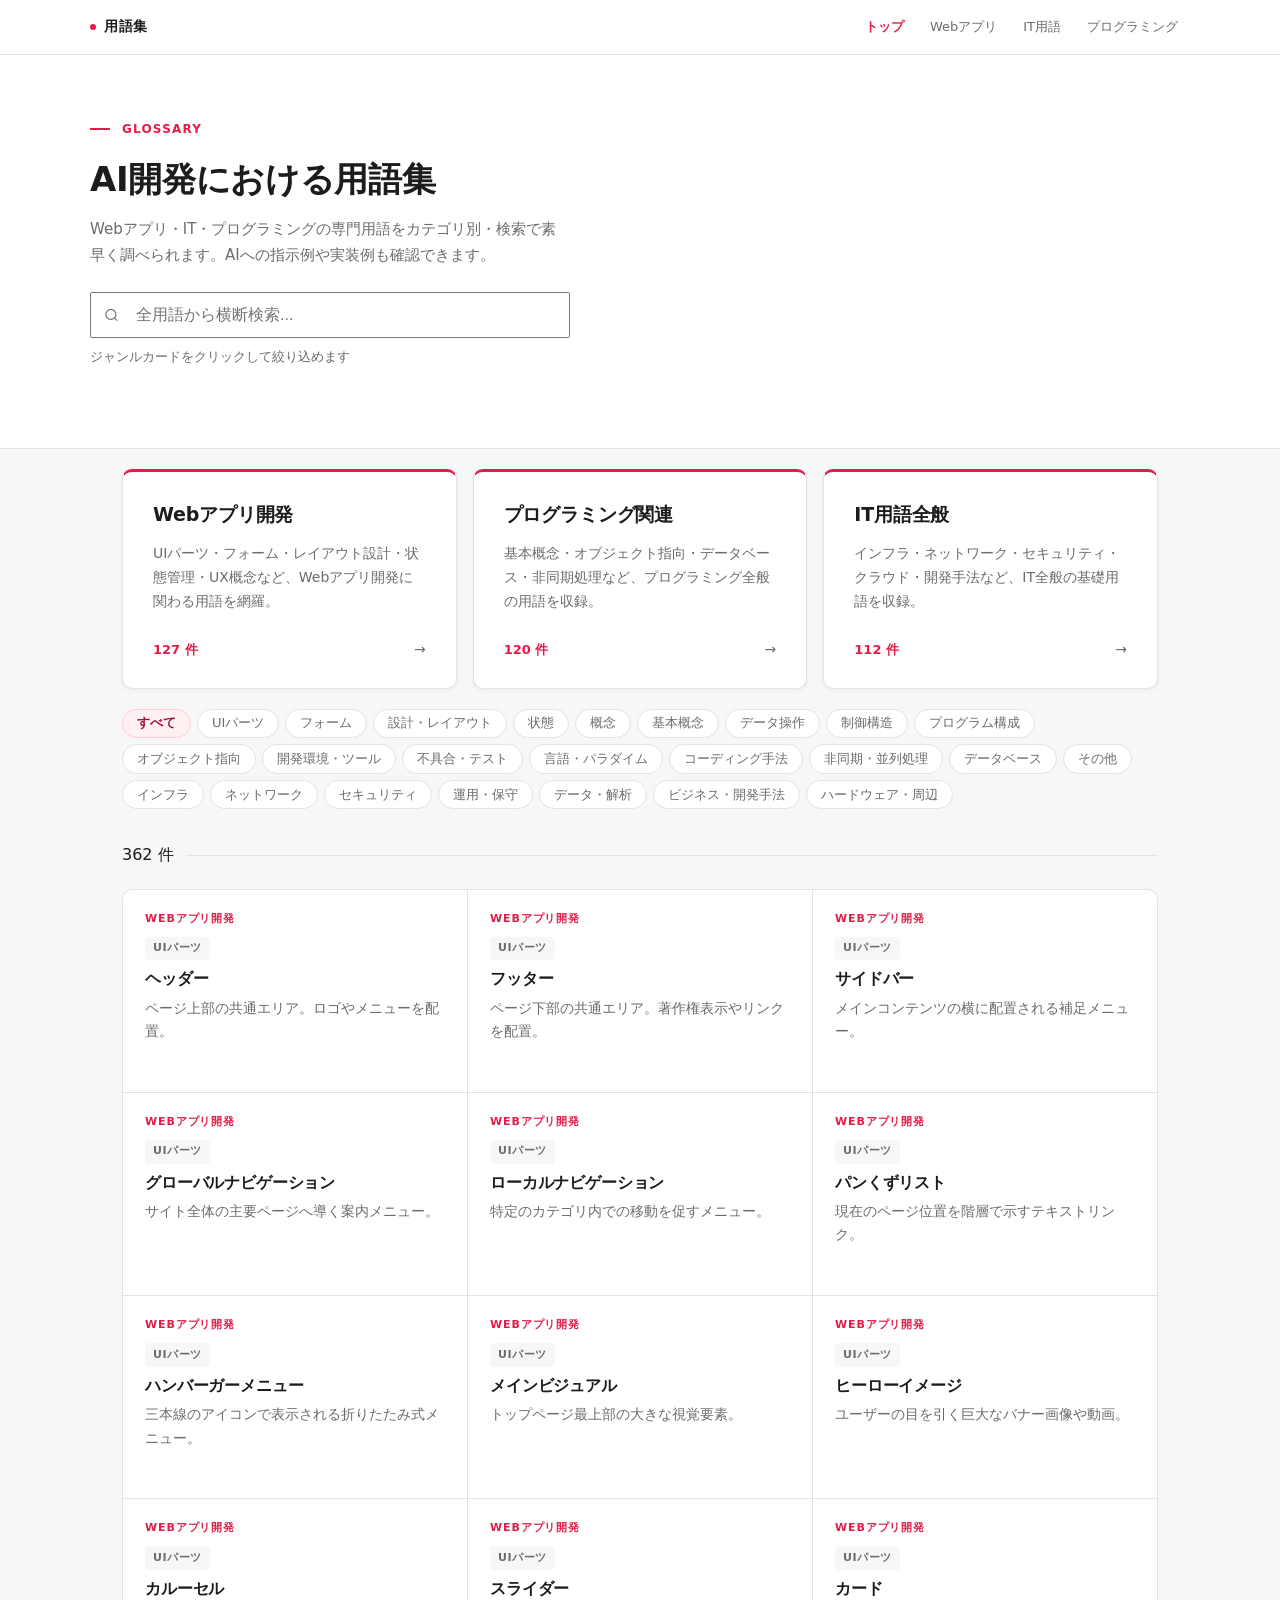
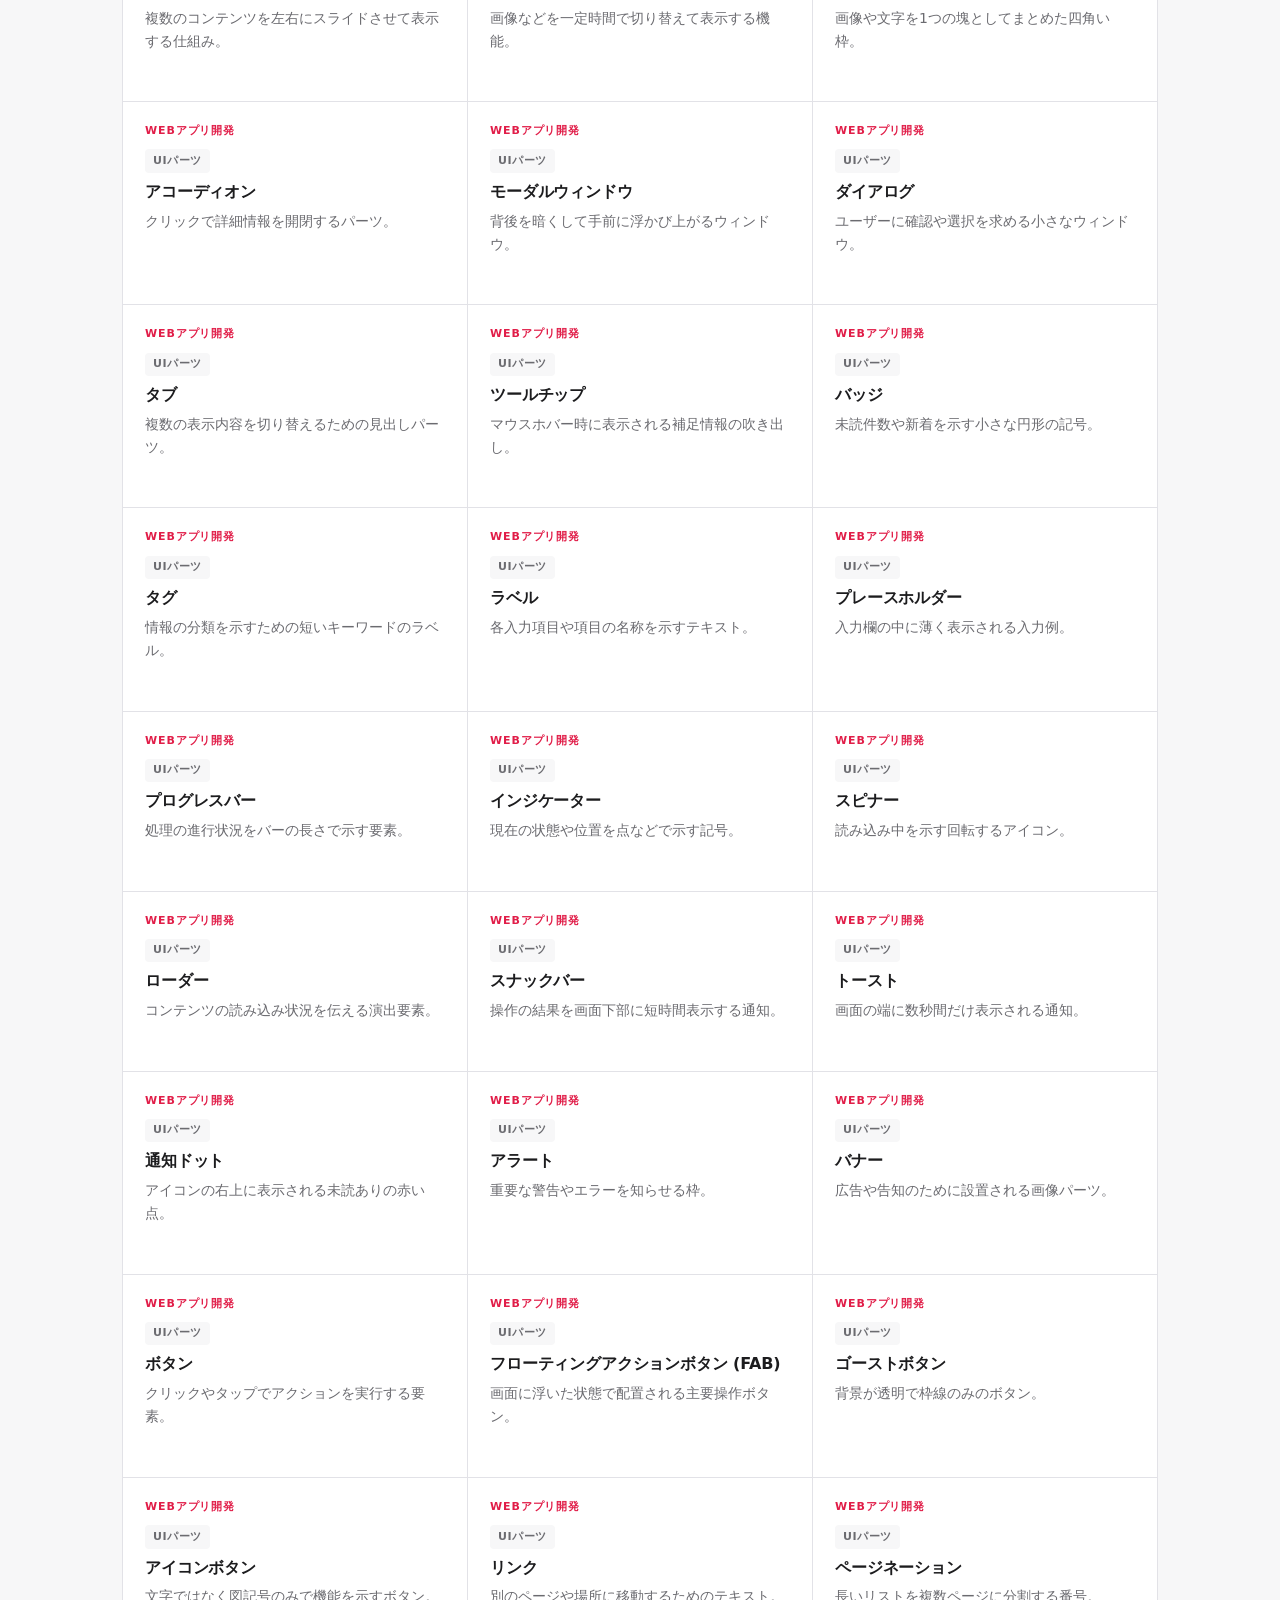
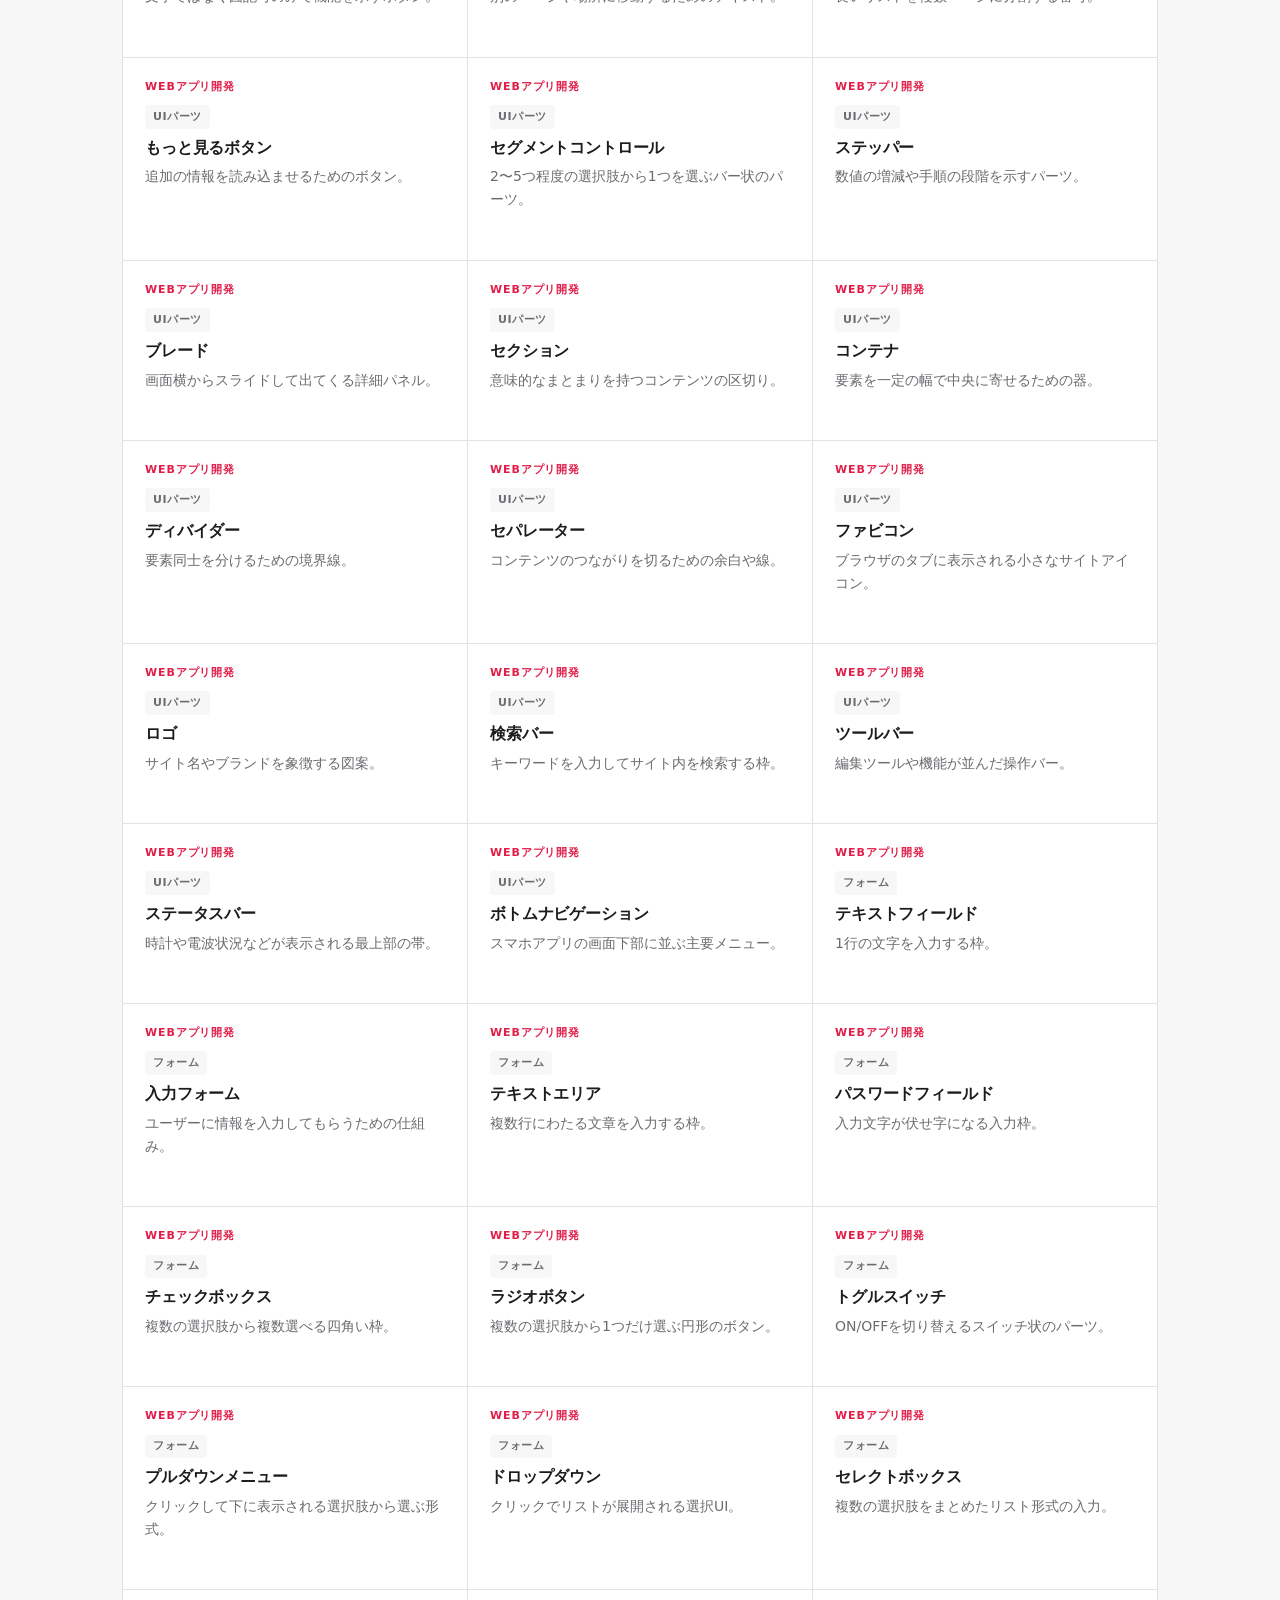
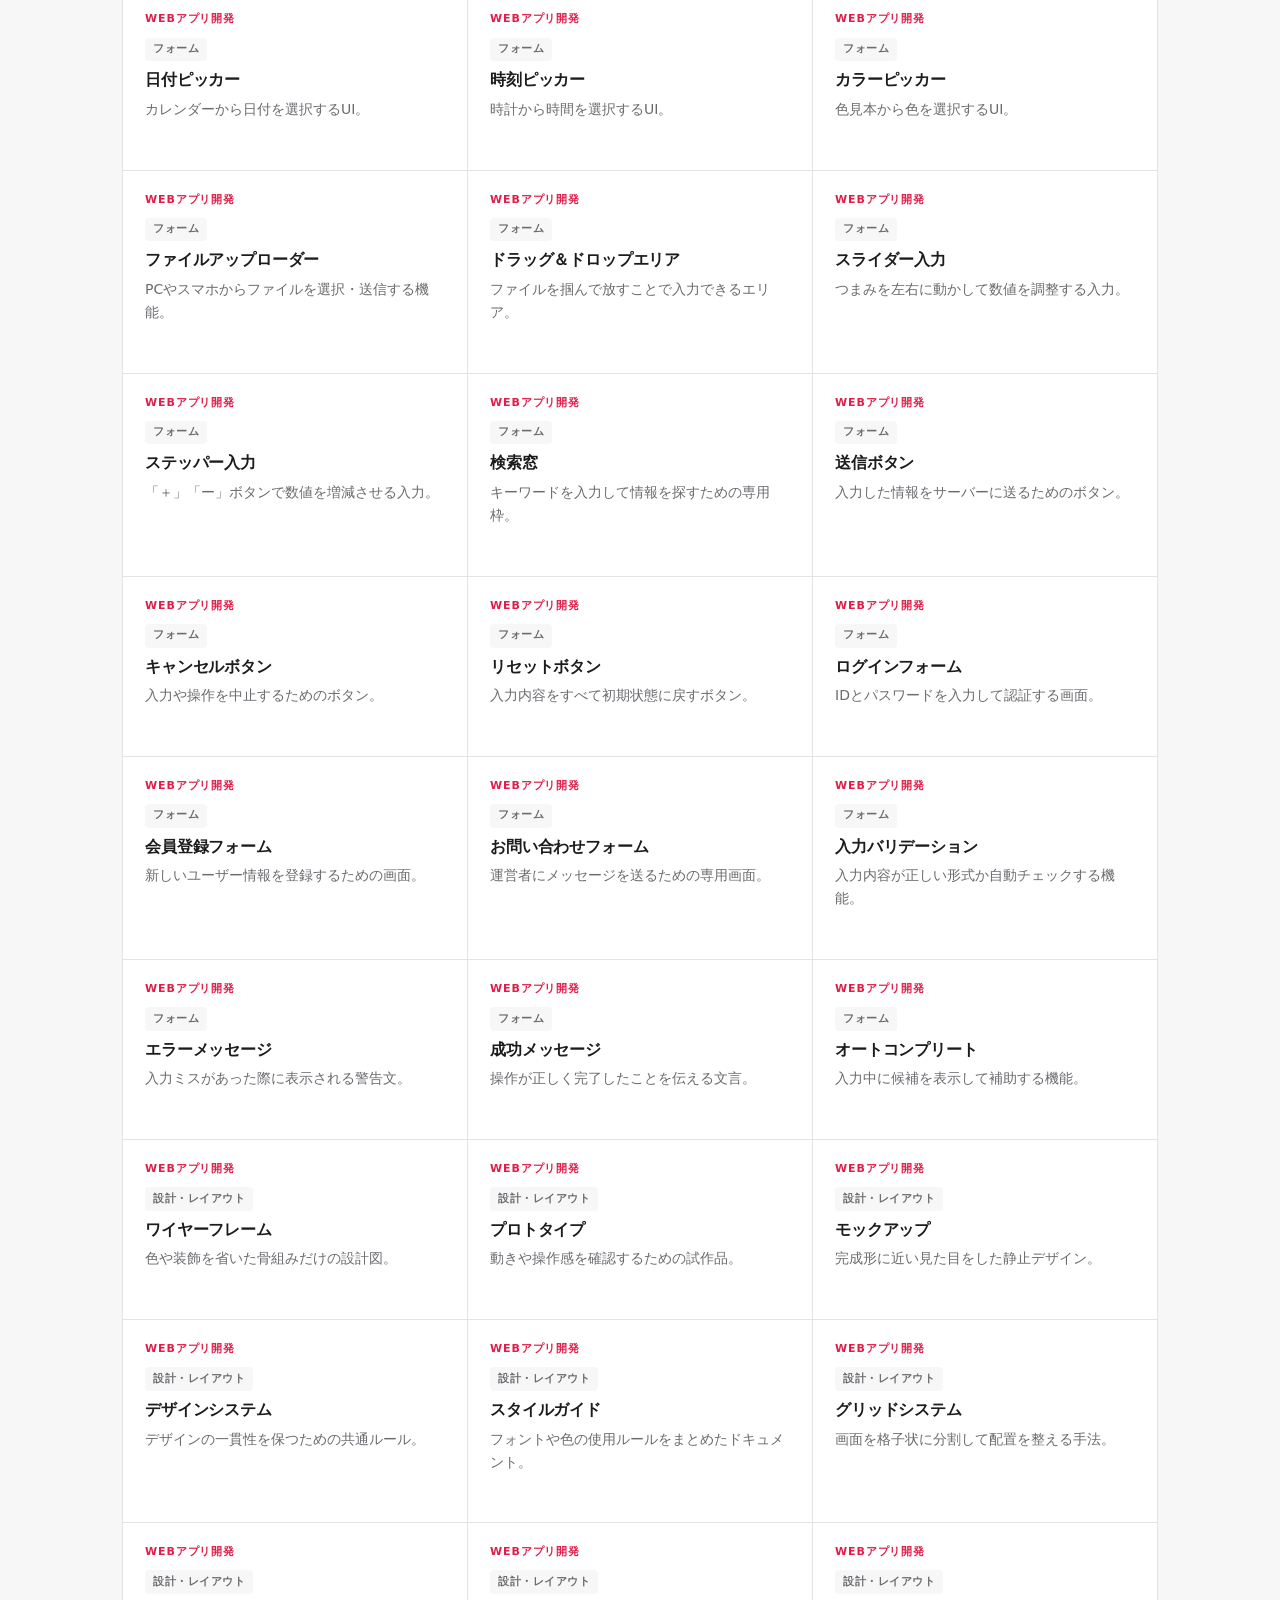
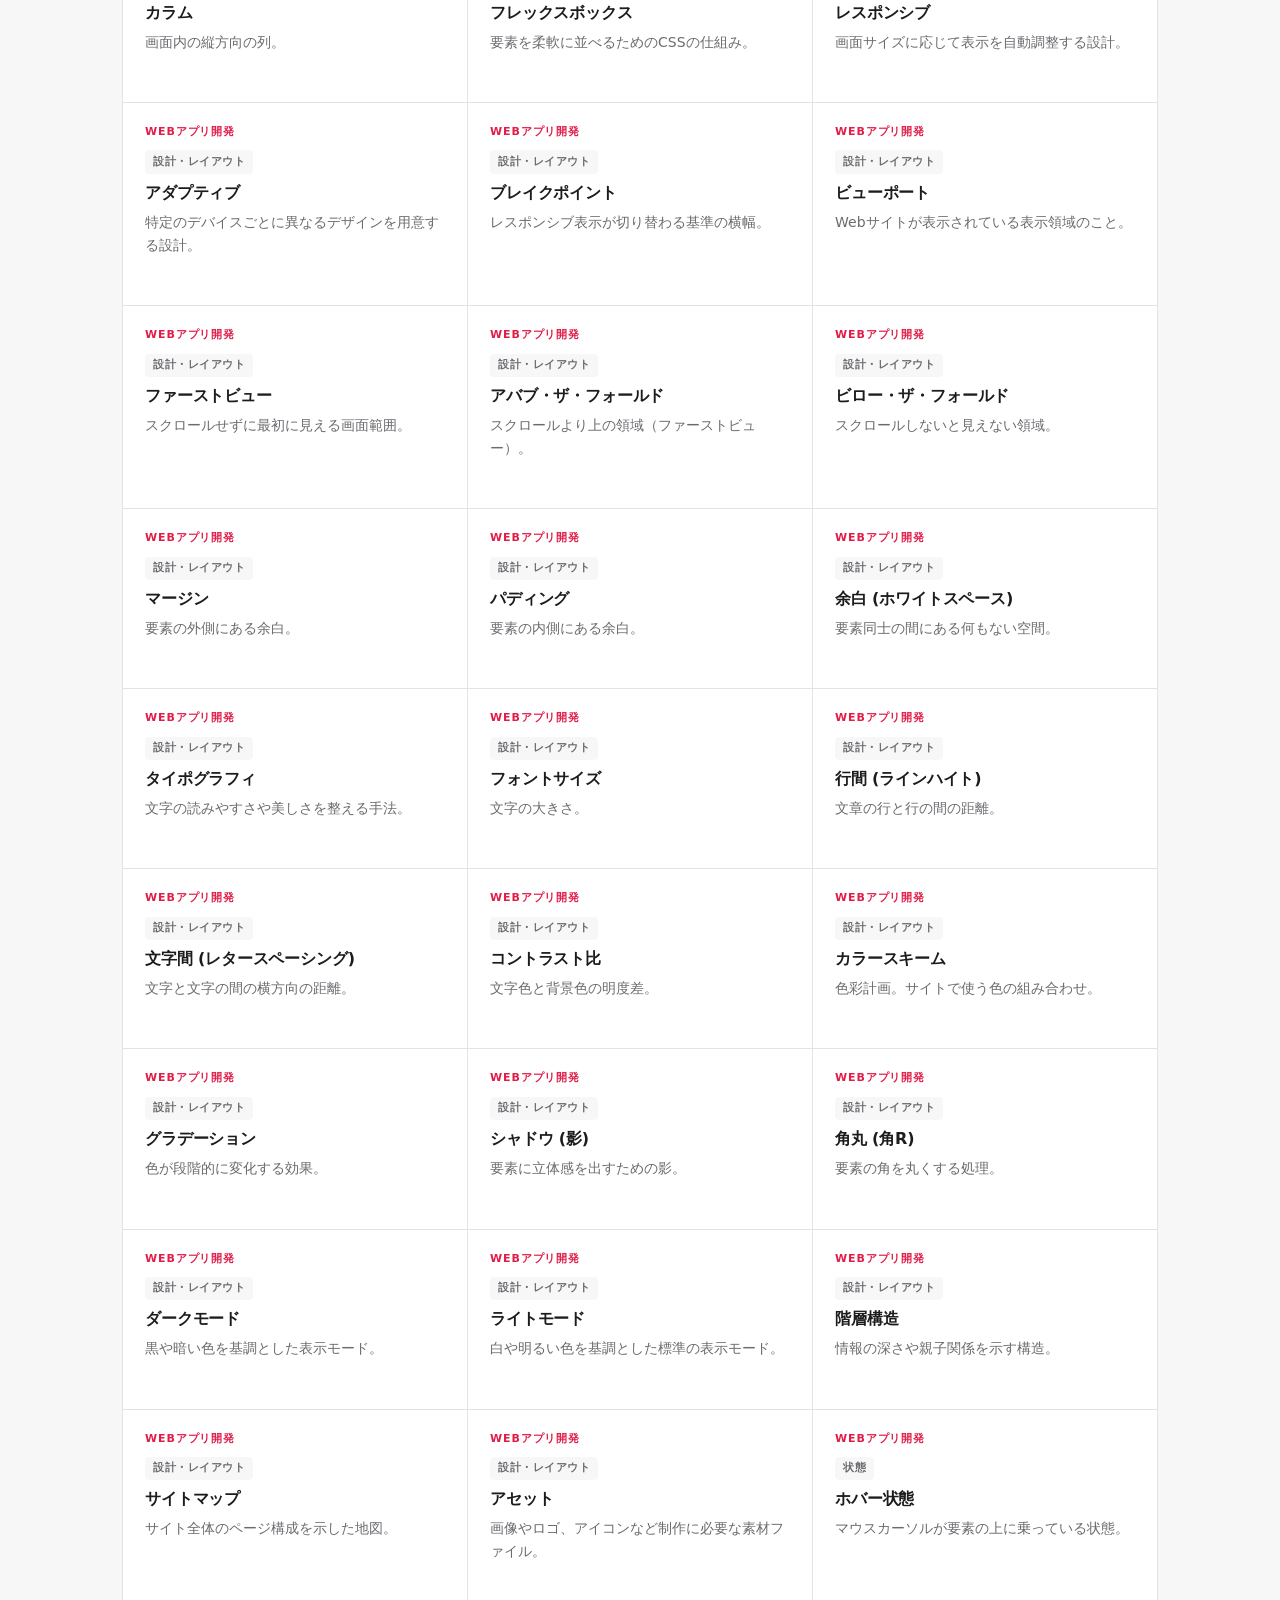
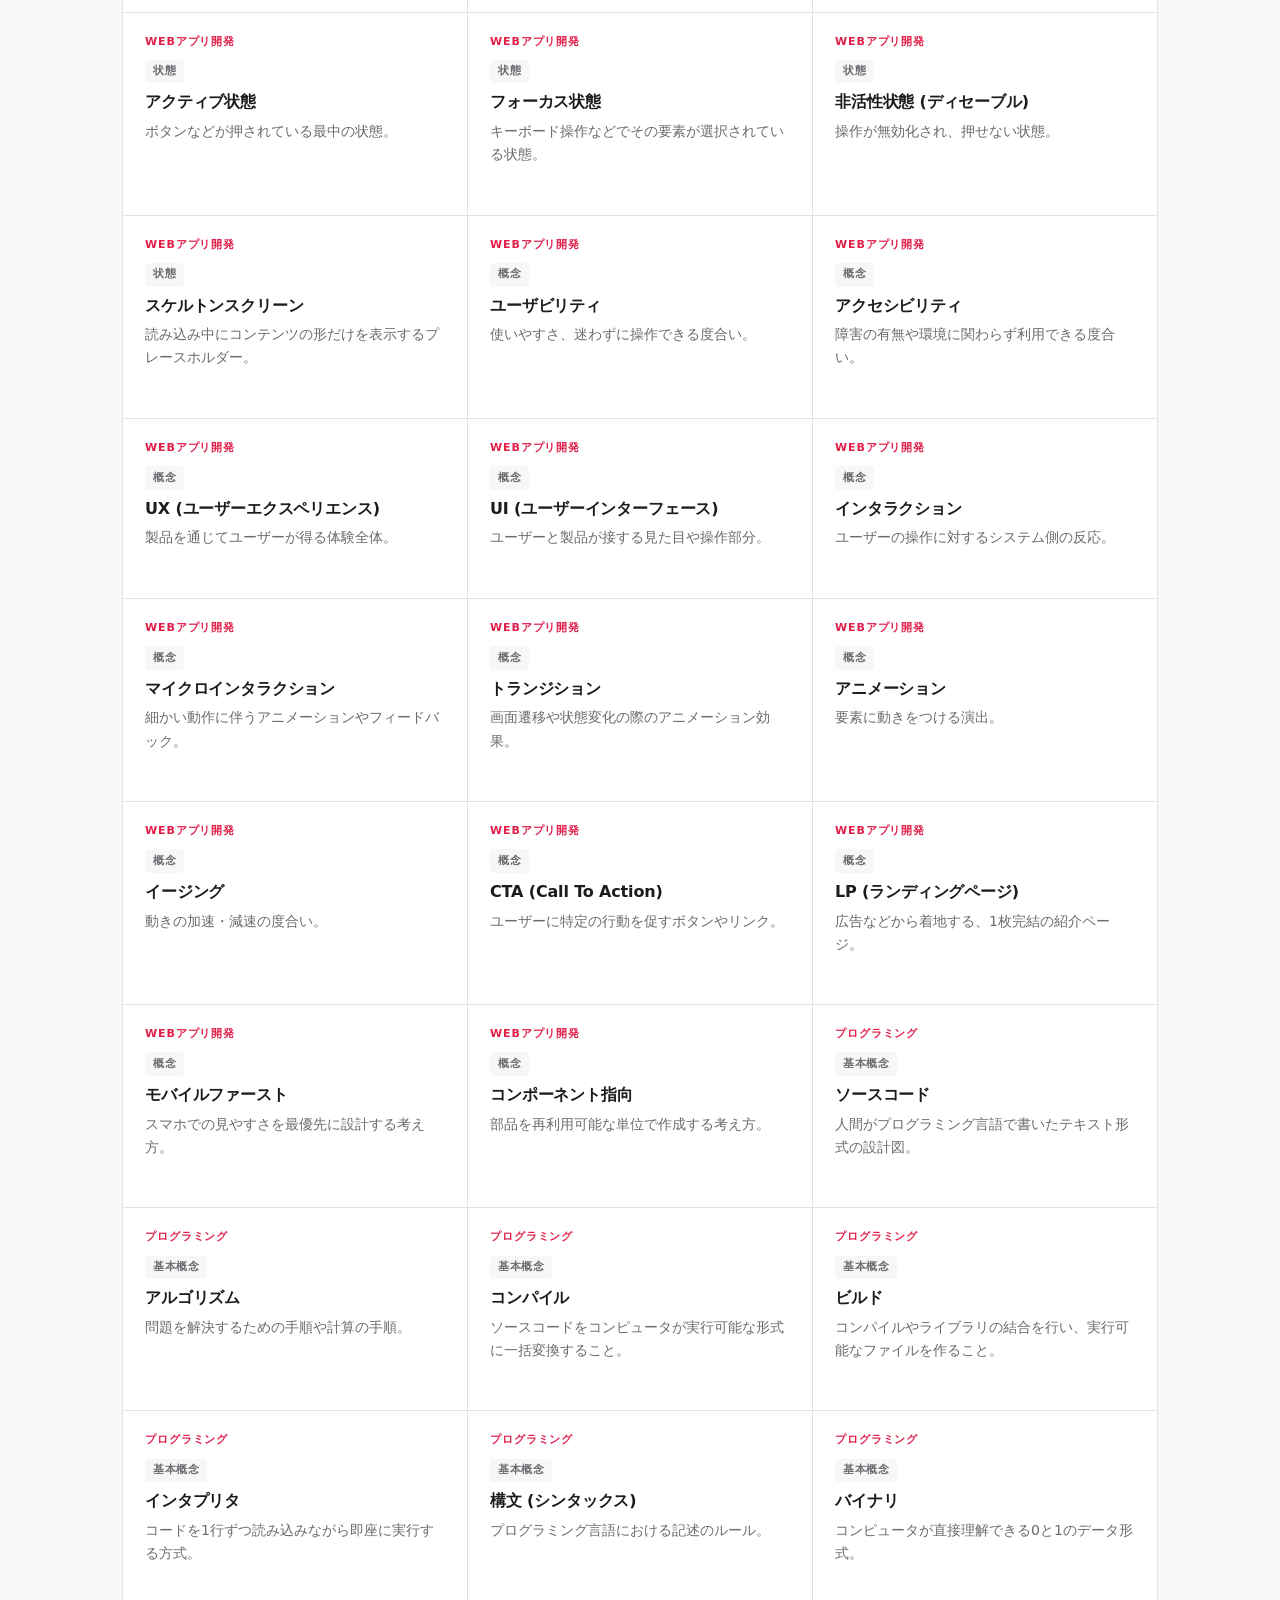
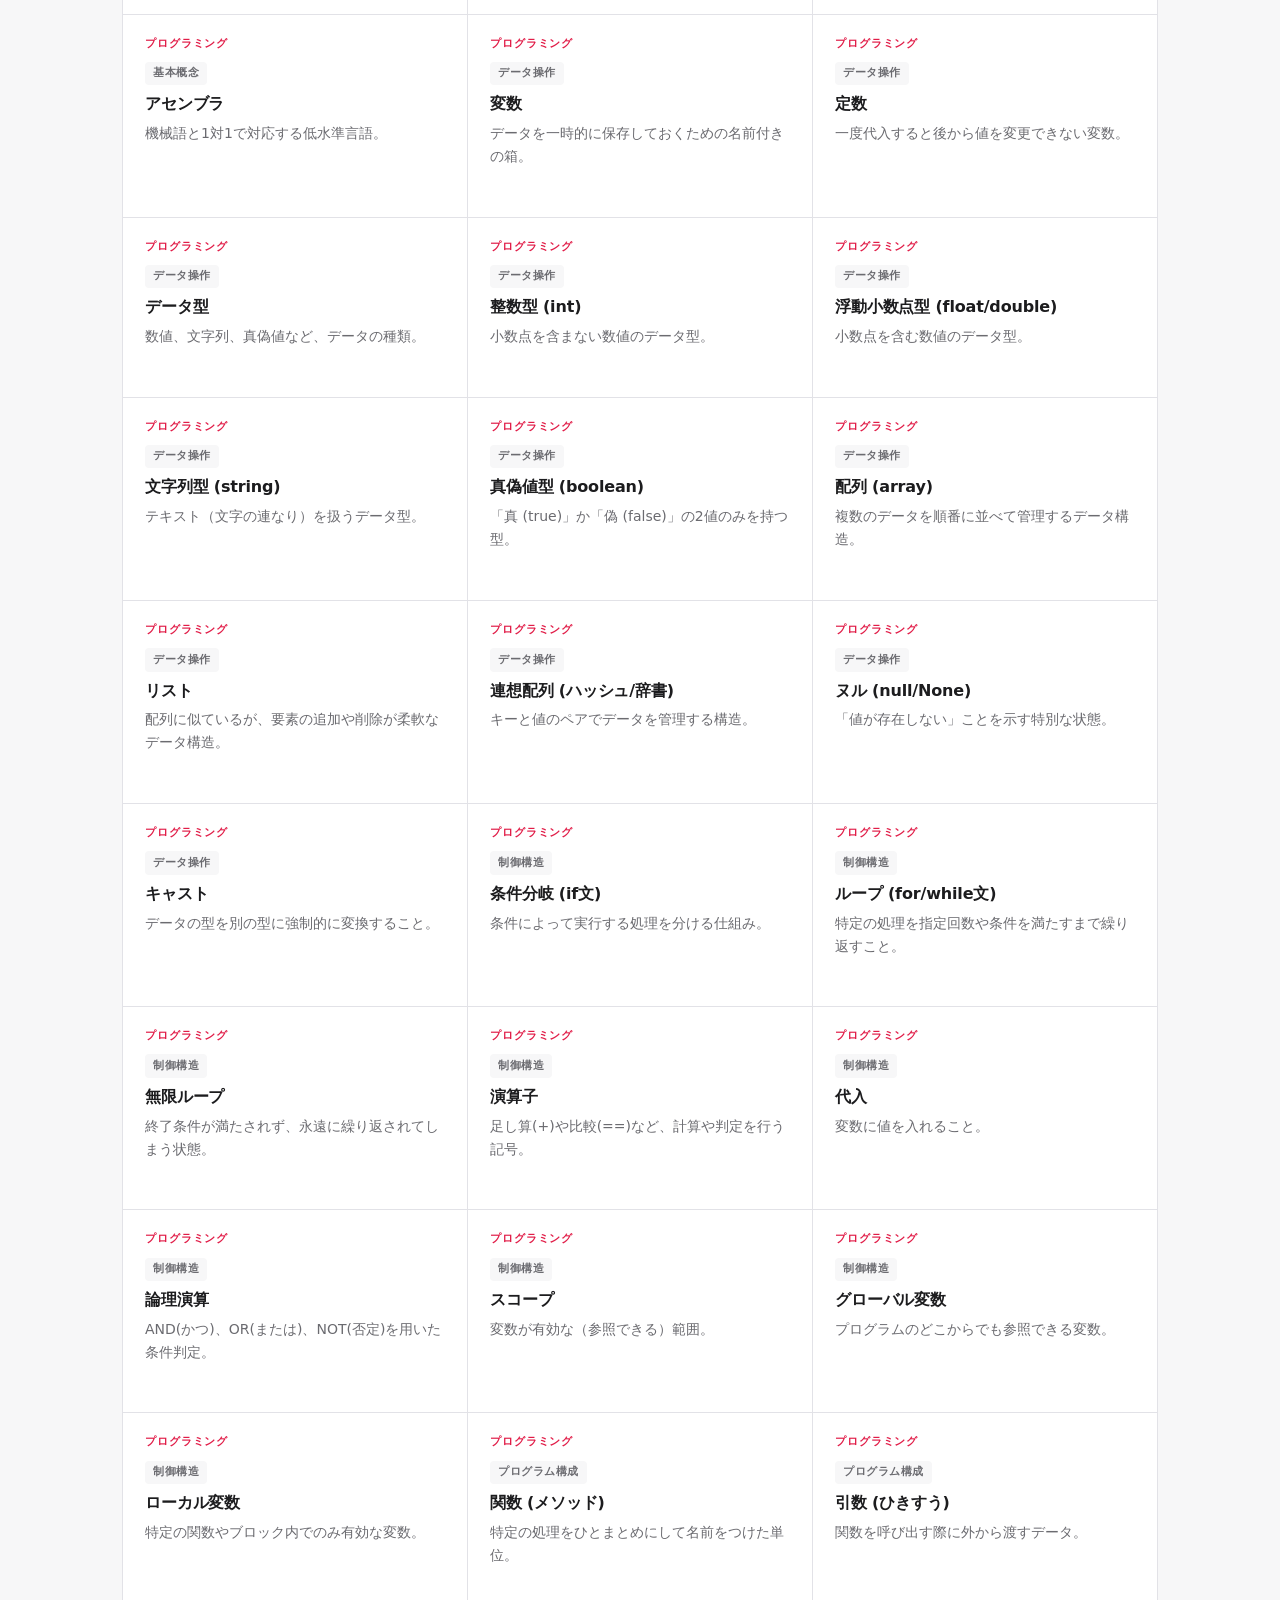
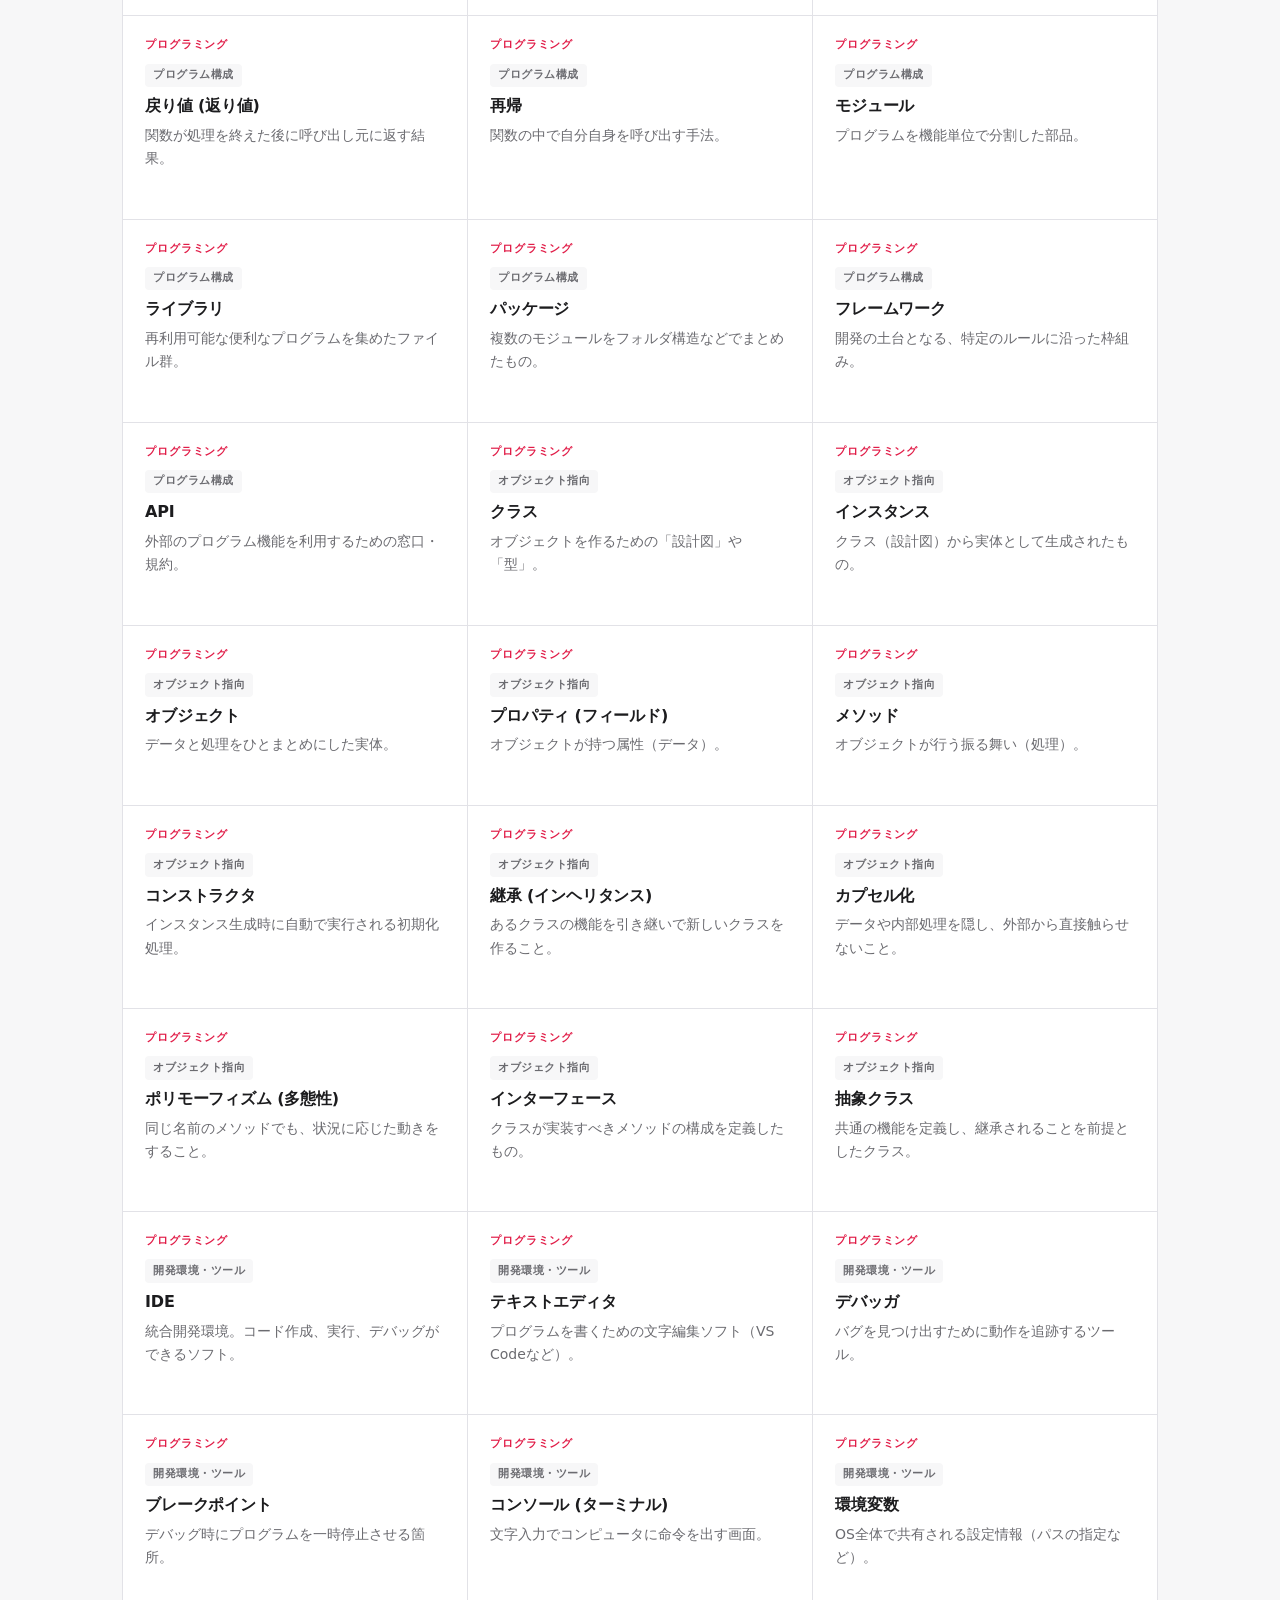
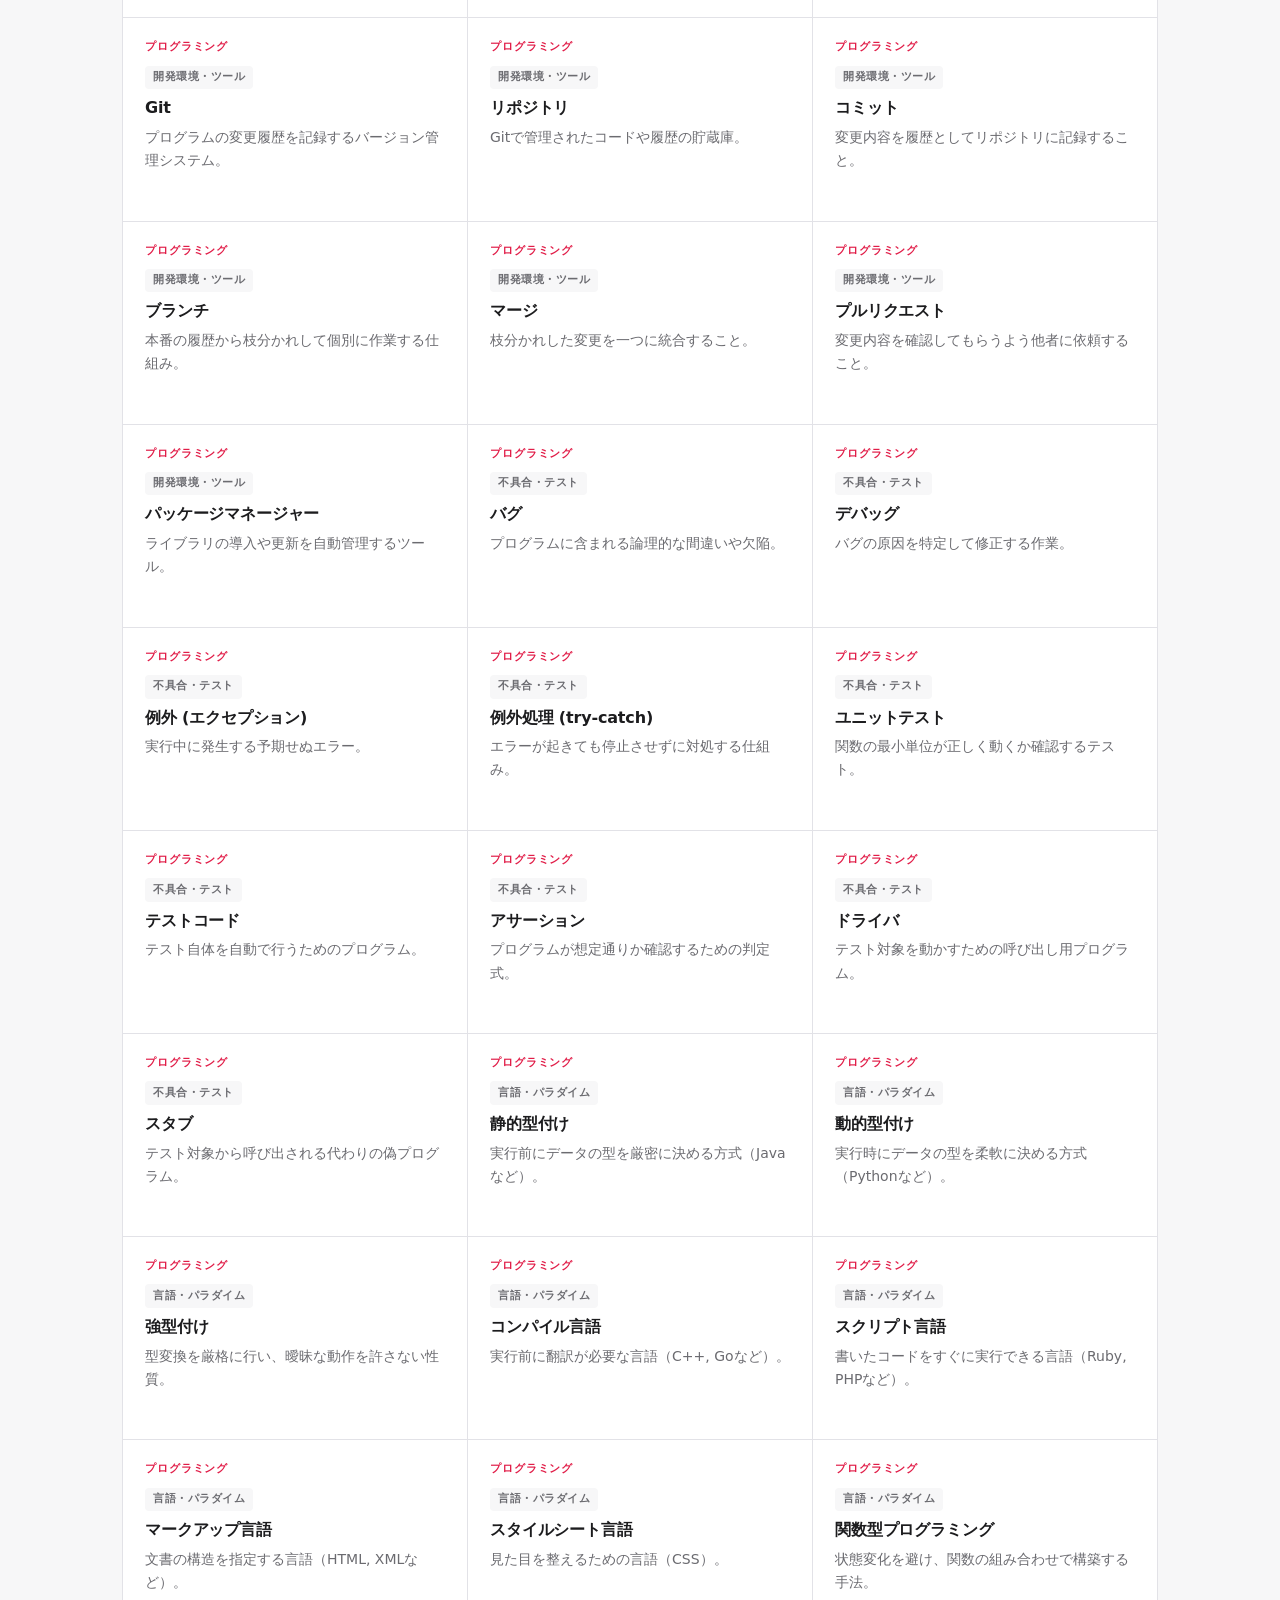
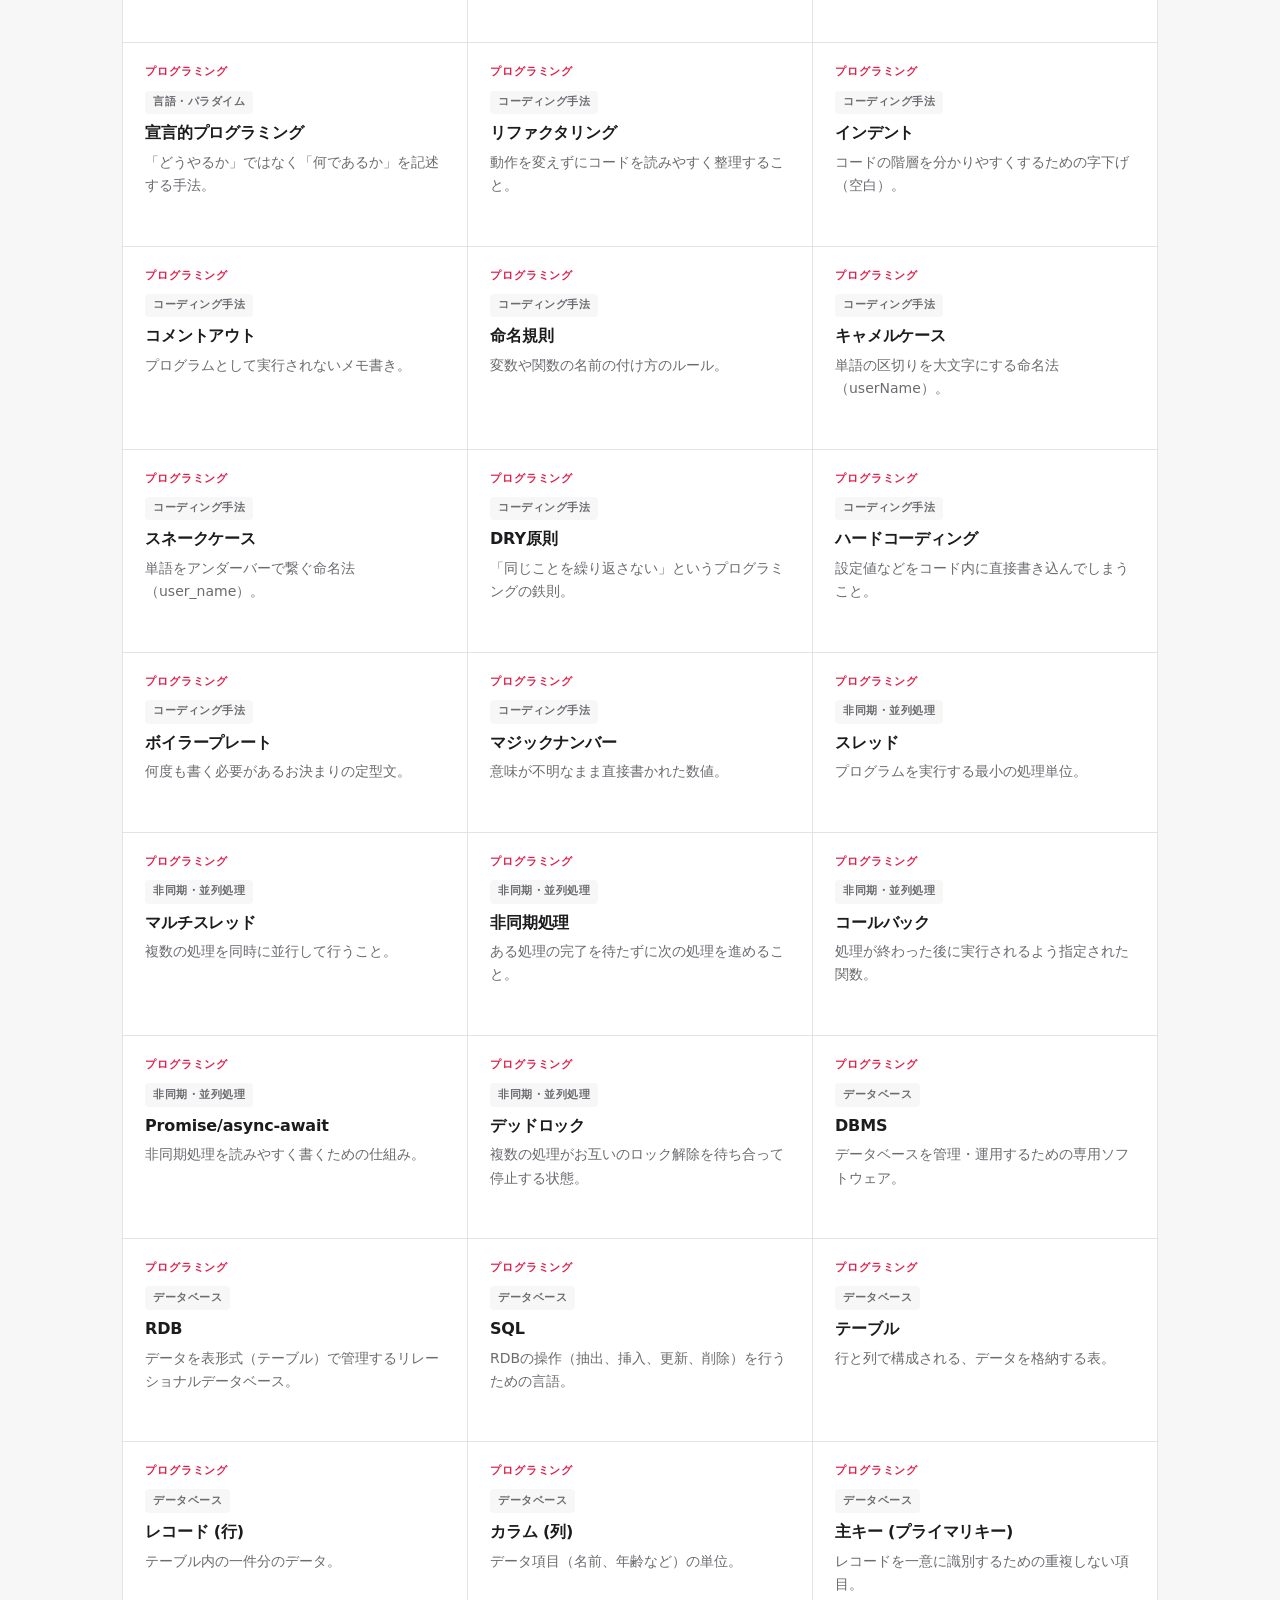
<file: index.html>
<!DOCTYPE html>
<html lang="ja">
<head>
  <meta charset="UTF-8">
  <meta name="viewport" content="width=device-width, initial-scale=1.0">
  <title>用語集 | AI開発における用語集</title>
  <link rel="stylesheet" href="css/style.css">
</head>
<body>
  <header>
    <div class="header-inner">
      <a class="site-title" href="index.html">用語集</a>
      <nav>
        <a href="index.html" class="active">トップ</a>
        <a href="webapp.html">Webアプリ</a>
        <a href="it.html">IT用語</a>
        <a href="programming.html">プログラミング</a>
      </nav>
    </div>
  </header>

  <section class="page-intro">
    <div class="page-intro-inner">
      <p class="page-intro__eyebrow">Glossary</p>
      <h1>AI開発における用語集</h1>
      <p class="page-intro__desc">Webアプリ・IT・プログラミングの専門用語をカテゴリ別・検索で素早く調べられます。AIへの指示例や実装例も確認できます。</p>

      <div class="intro-search">
        <div class="search-wrap">
          <input type="search" id="index-search" placeholder="全用語から横断検索...">
        </div>
        <p class="intro-search__hint" id="search-hint">ジャンルを選ぶか、キーワードで横断検索できます</p>
      </div>
    </div>
  </section>

  <main>
    <div id="genre-section">
      <div class="genre-grid">
        <a href="webapp.html" class="genre-card" data-genre="Webアプリ開発">
          <h2 class="genre-card__name">Webアプリ開発</h2>
          <p class="genre-card__desc">UIパーツ・フォーム・レイアウト設計・状態管理・UX概念など、Webアプリ開発に関わる用語を網羅。</p>
          <div class="genre-card__footer">
            <span class="genre-card__count">127 件</span>
            <span class="genre-card__arrow">→</span>
          </div>
        </a>

        <a href="programming.html" class="genre-card" data-genre="プログラミング">
          <h2 class="genre-card__name">プログラミング関連</h2>
          <p class="genre-card__desc">基本概念・オブジェクト指向・データベース・非同期処理など、プログラミング全般の用語を収録。</p>
          <div class="genre-card__footer">
            <span class="genre-card__count">120 件</span>
            <span class="genre-card__arrow">→</span>
          </div>
        </a>

        <a href="it.html" class="genre-card" data-genre="IT用語全般">
          <h2 class="genre-card__name">IT用語全般</h2>
          <p class="genre-card__desc">インフラ・ネットワーク・セキュリティ・クラウド・開発手法など、IT全般の基礎用語を収録。</p>
          <div class="genre-card__footer">
            <span class="genre-card__count">112 件</span>
            <span class="genre-card__arrow">→</span>
          </div>
        </a>
      </div>
    </div>

    <div id="index-category-buttons"></div>

    <div id="index-results">
      <div class="result-bar">
        <span id="index-result-count"></span>
      </div>
      <div id="index-result-grid"></div>
    </div>
  </main>

  <footer>
    <div class="footer-inner">
      <span class="footer-brand">用語集</span>
      <p>&copy; <a href="https://www.sejuku.net/corp/" target="_blank" rel="noopener noreferrer">株式会社SAMURAI</a></p>
    </div>
  </footer>

  <script src="data/webapp-data.js"></script>
  <script src="data/it-data.js"></script>
  <script src="data/programming-data.js"></script>
  <script src="js/index-search.js"></script>
</body>
</html>
</file>
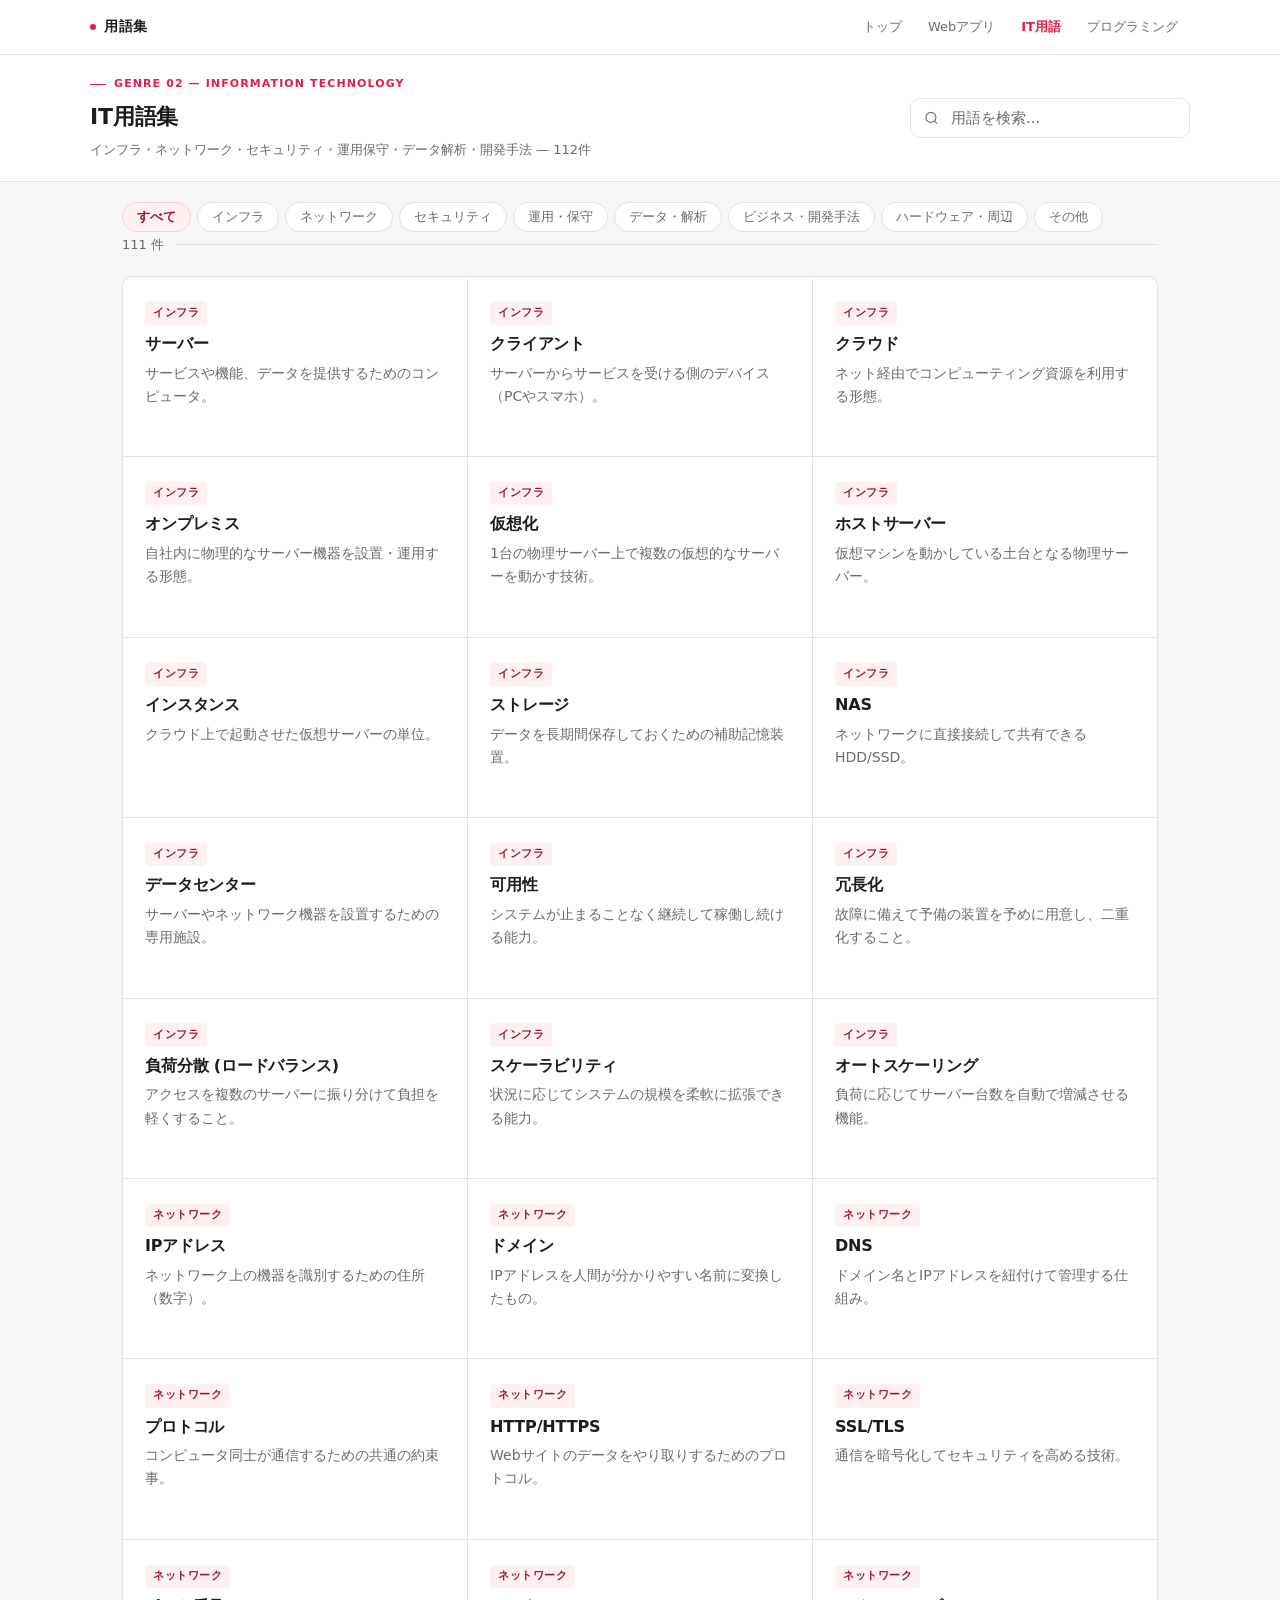
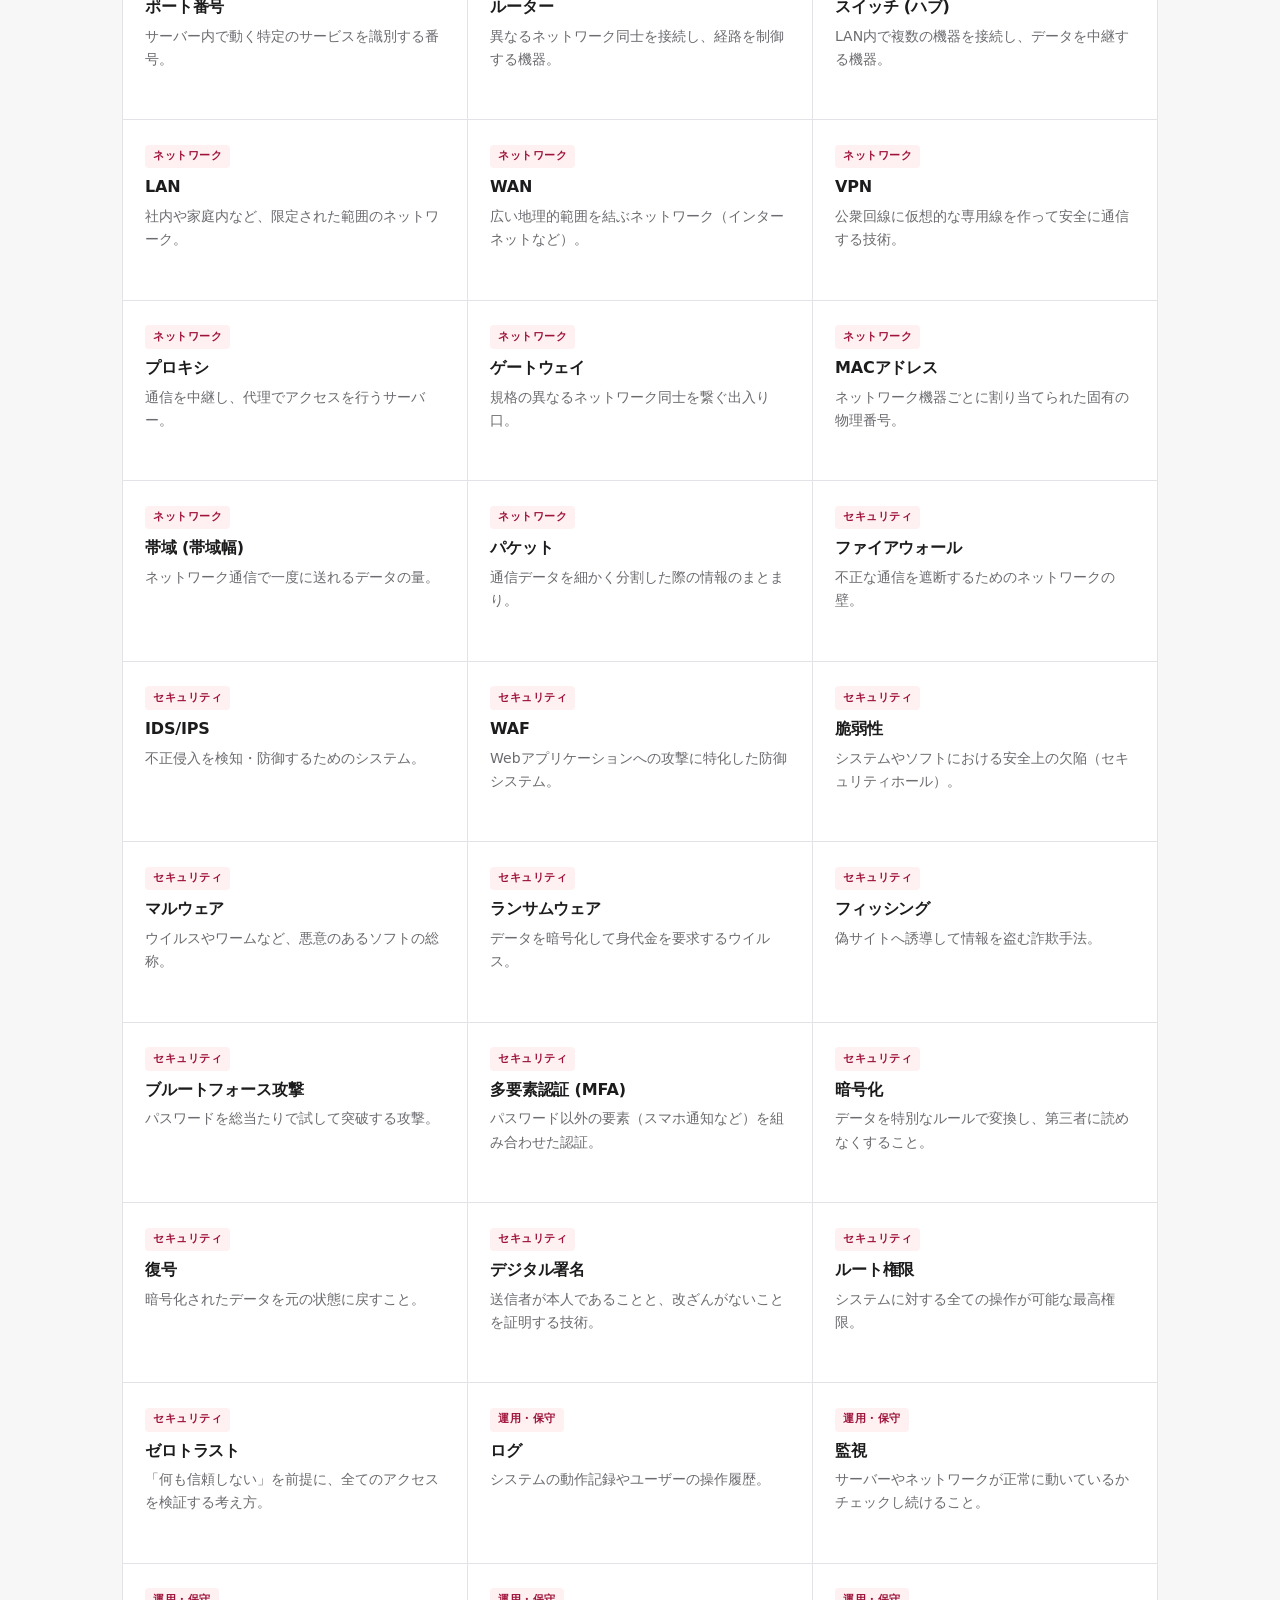
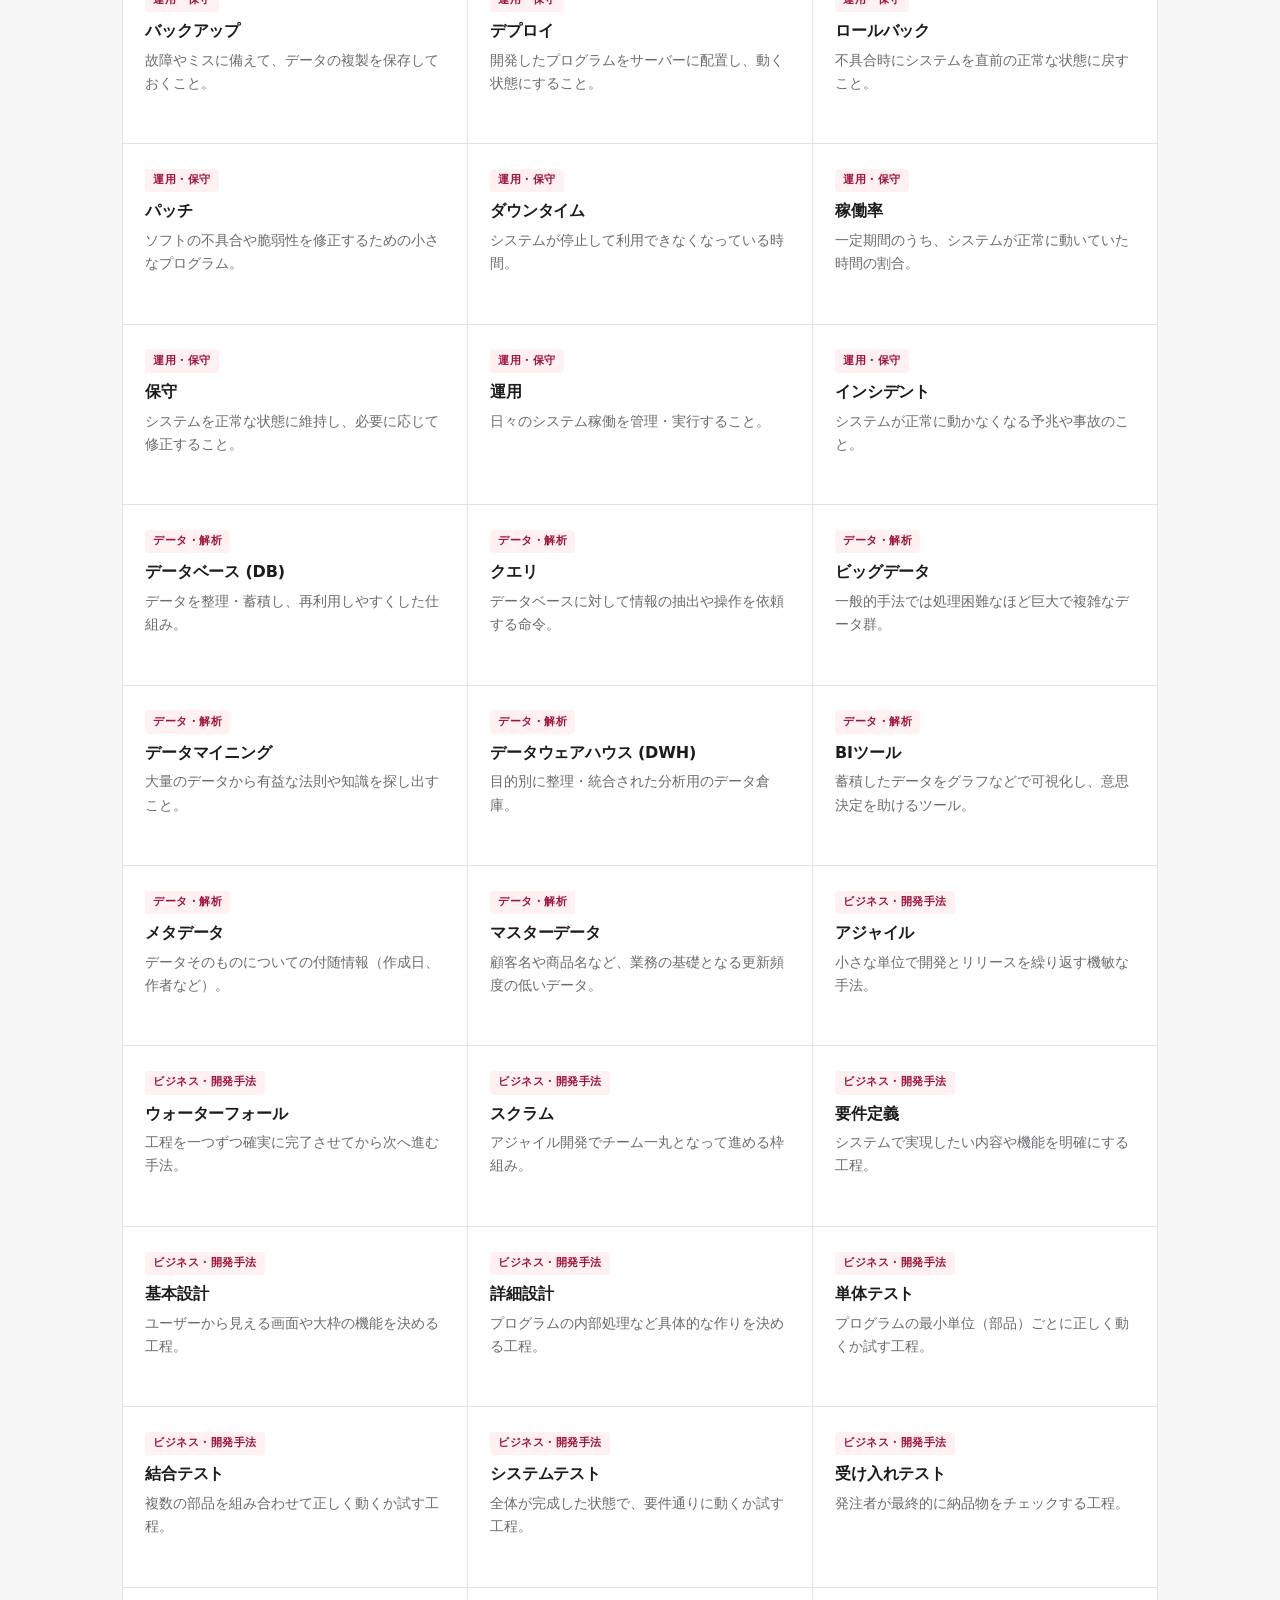
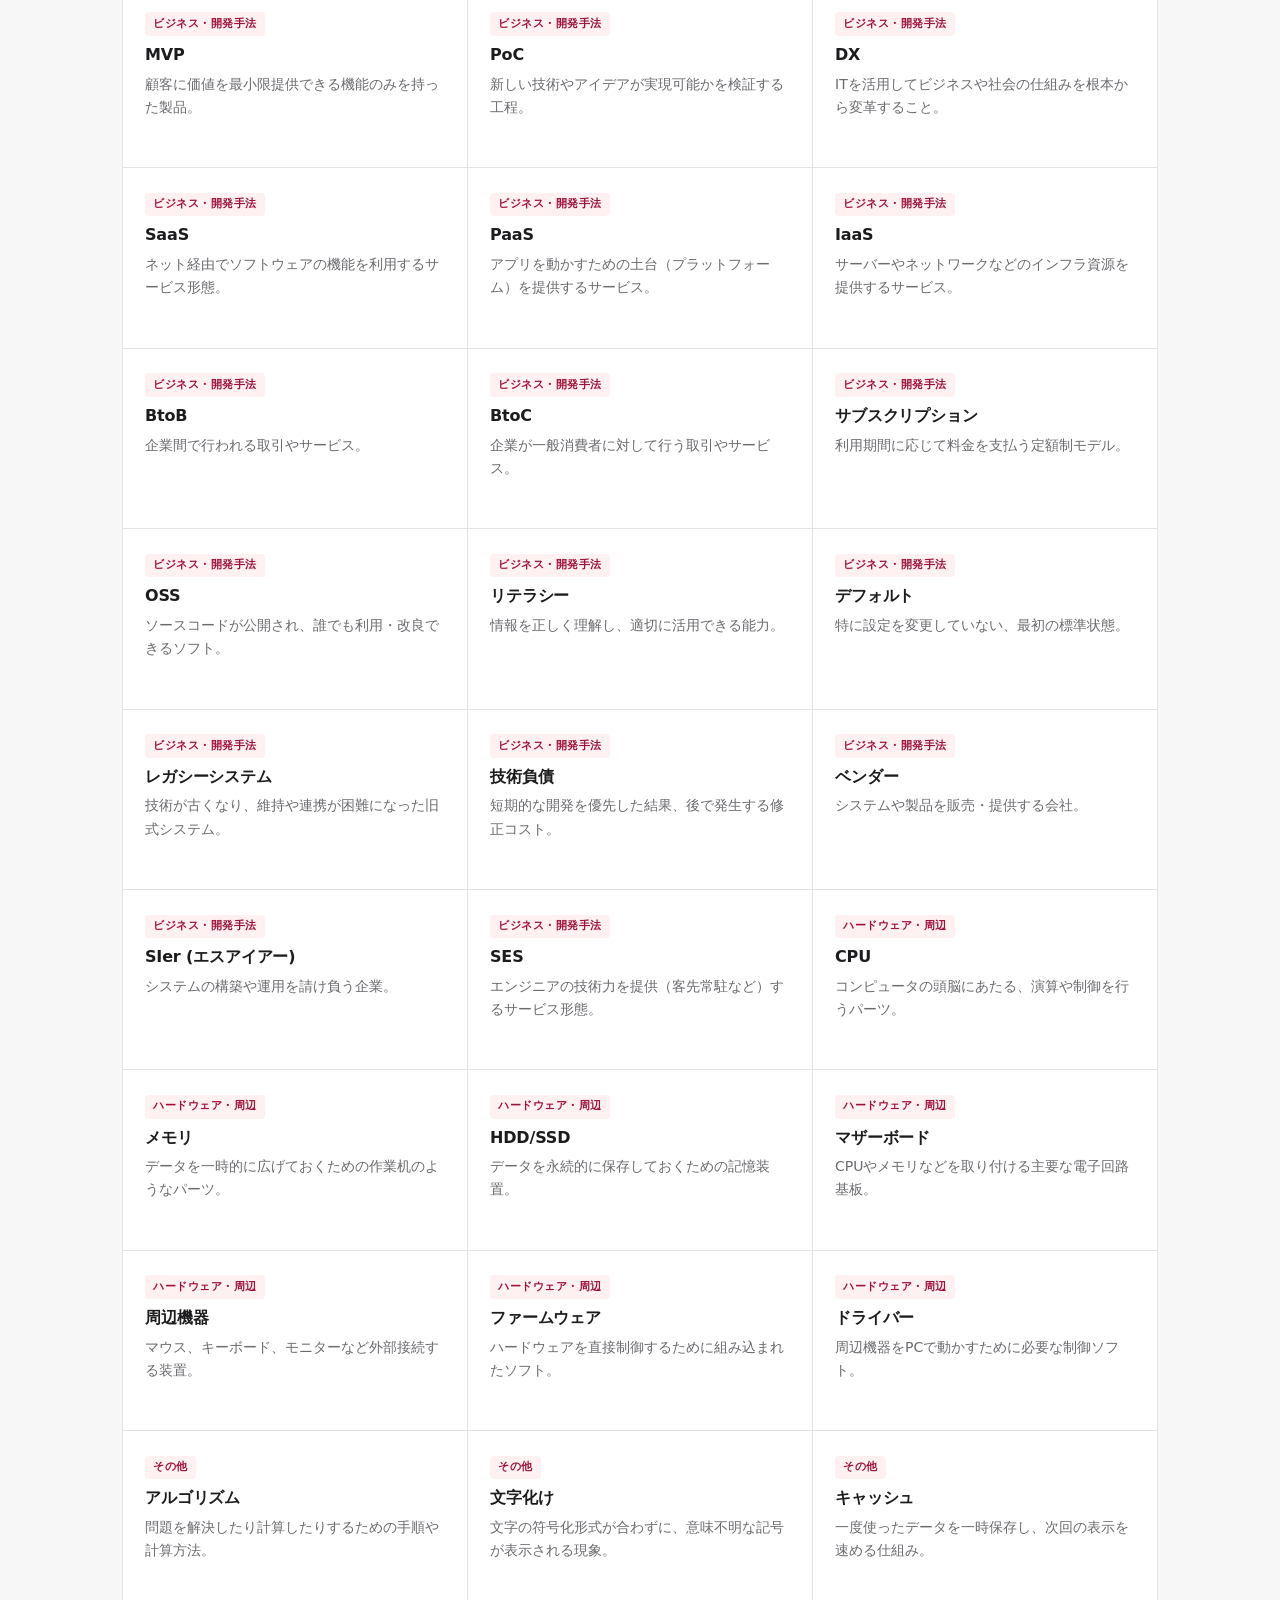
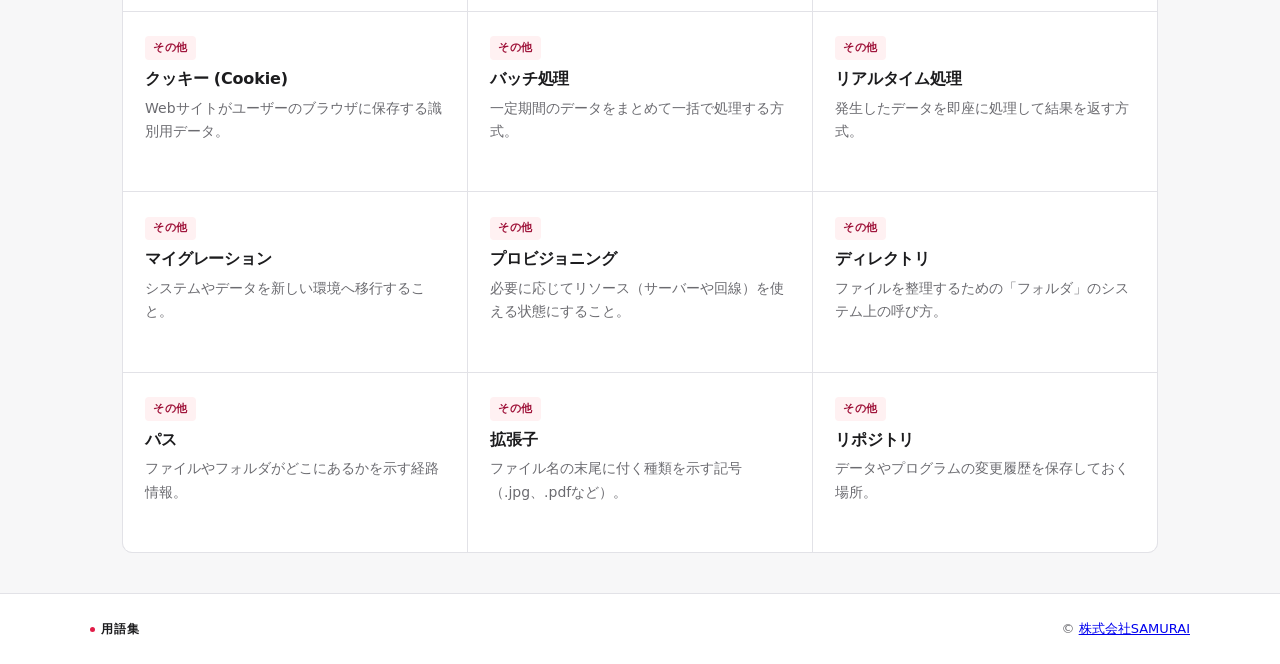
<file: it.html>
<!DOCTYPE html>
<html lang="ja">
<head>
  <meta charset="UTF-8">
  <meta name="viewport" content="width=device-width, initial-scale=1.0">
  <title>用語集 | IT用語</title>
  <link rel="stylesheet" href="css/style.css">
</head>
<body class="page-it">
  <header>
    <div class="header-inner">
      <a class="site-title" href="index.html">用語集</a>
      <nav>
        <a href="index.html">トップ</a>
        <a href="webapp.html">Webアプリ</a>
        <a href="it.html" class="active">IT用語</a>
        <a href="programming.html">プログラミング</a>
      </nav>
    </div>
  </header>

  <section class="page-heading">
    <div class="page-heading-inner">
      <div class="page-heading__left">
        <p class="page-heading__kicker">Genre 02 — Information Technology</p>
        <h1>IT用語集</h1>
        <p class="page-heading__sub">インフラ・ネットワーク・セキュリティ・運用保守・データ解析・開発手法 — 112件</p>
      </div>
      <div class="page-heading__search">
        <div class="search-wrap">
          <input type="search" id="search" placeholder="用語を検索...">
        </div>
      </div>
    </div>
  </section>

  <main>
    <div id="filter-buttons"></div>

    <div class="result-bar">
      <span id="result-count"></span>
    </div>

    <div id="card-grid"></div>
  </main>

  <footer>
    <div class="footer-inner">
      <span class="footer-brand">用語集</span>
      <p>&copy; <a href="https://www.sejuku.net/corp/" target="_blank" rel="noopener noreferrer">株式会社SAMURAI</a></p>
    </div>
  </footer>

  <script src="data/it-data.js"></script>
  <script>const GLOSSARY_DATA = IT_DATA;</script>
  <script src="js/glossary.js"></script>
</body>
</html>
</file>
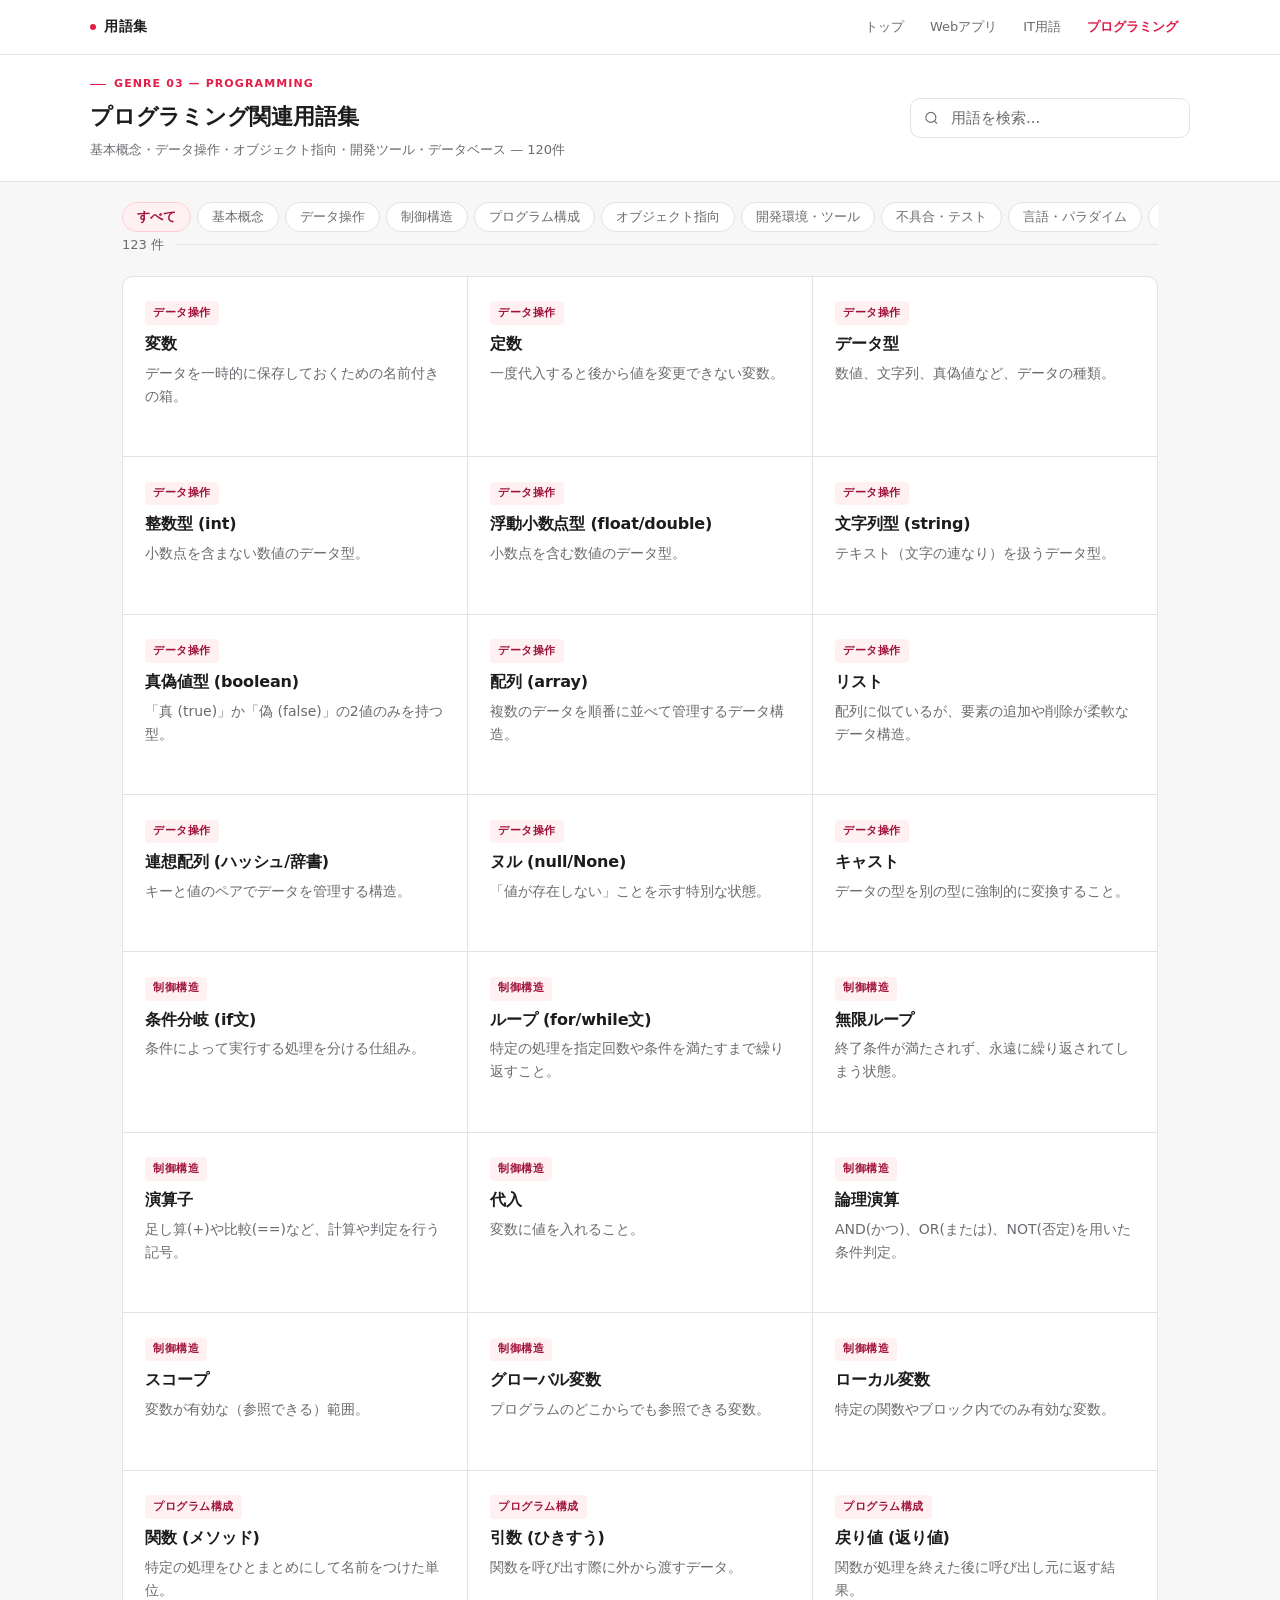
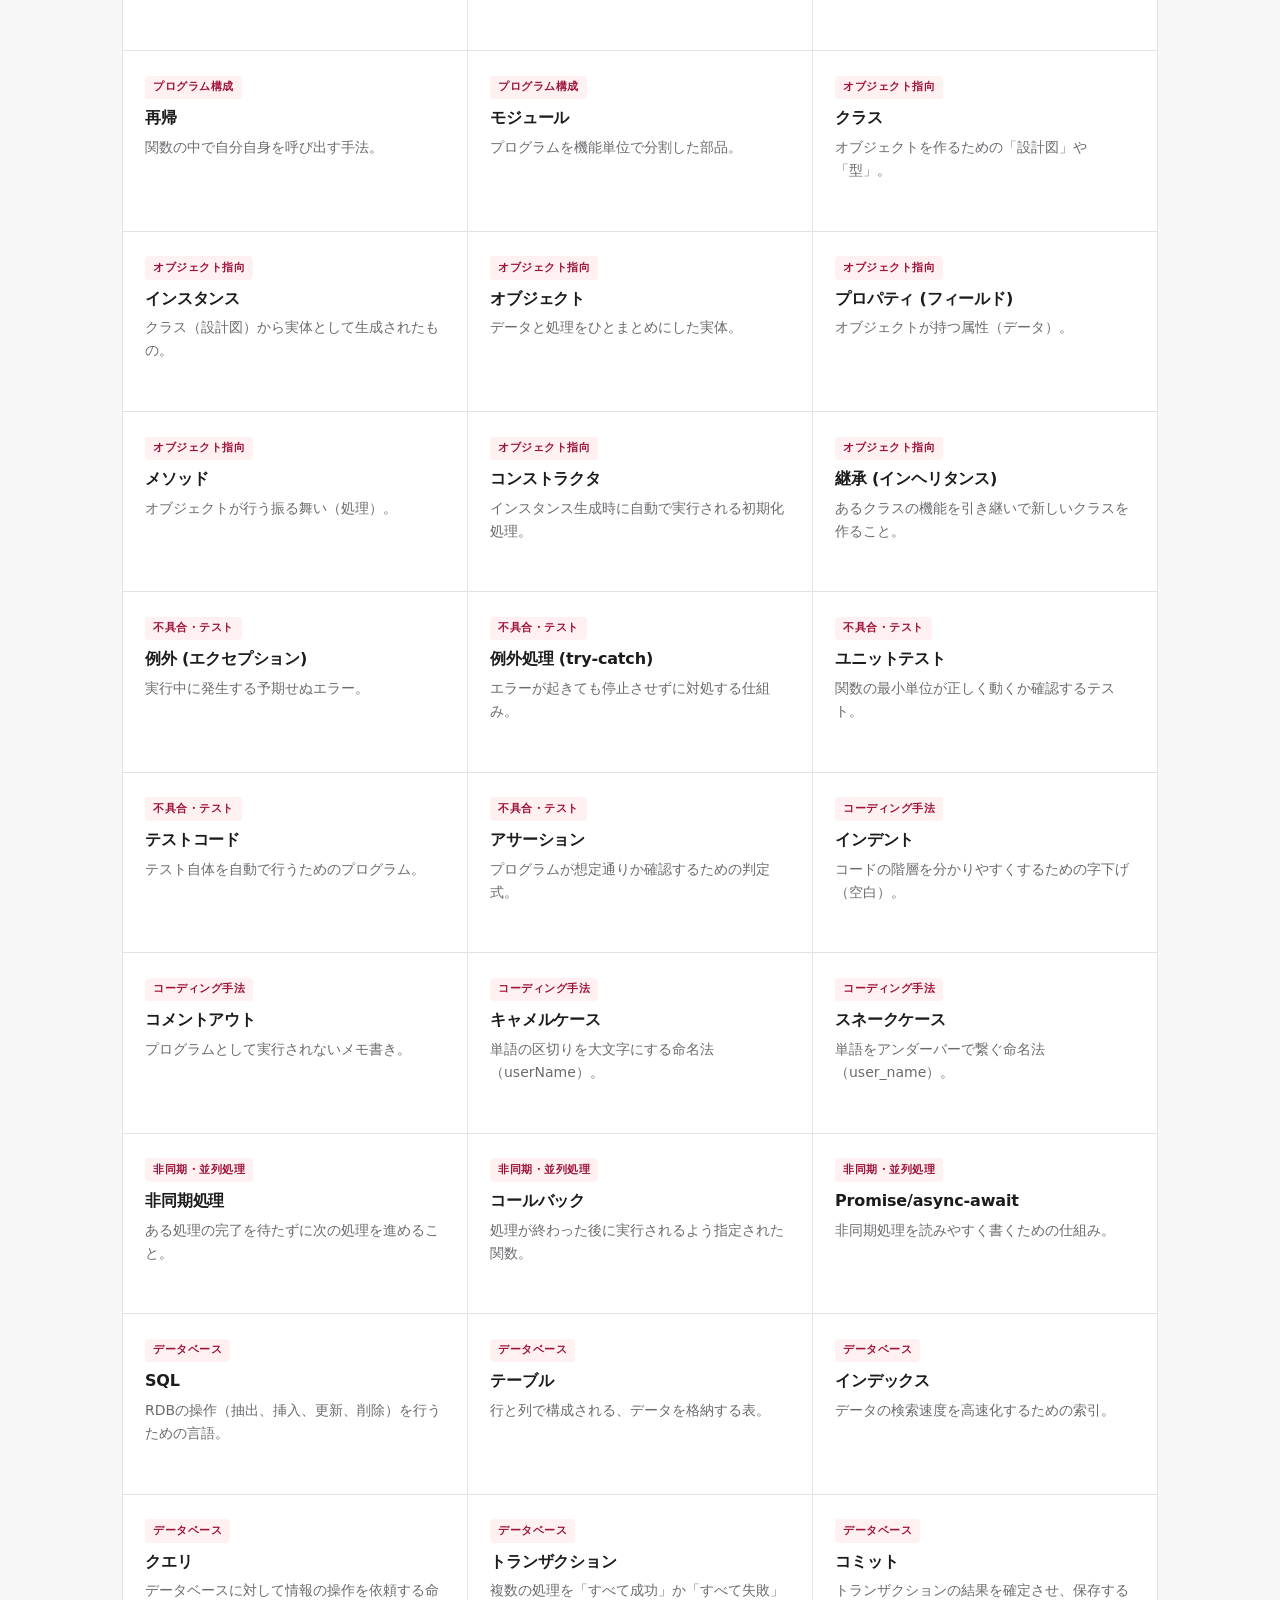
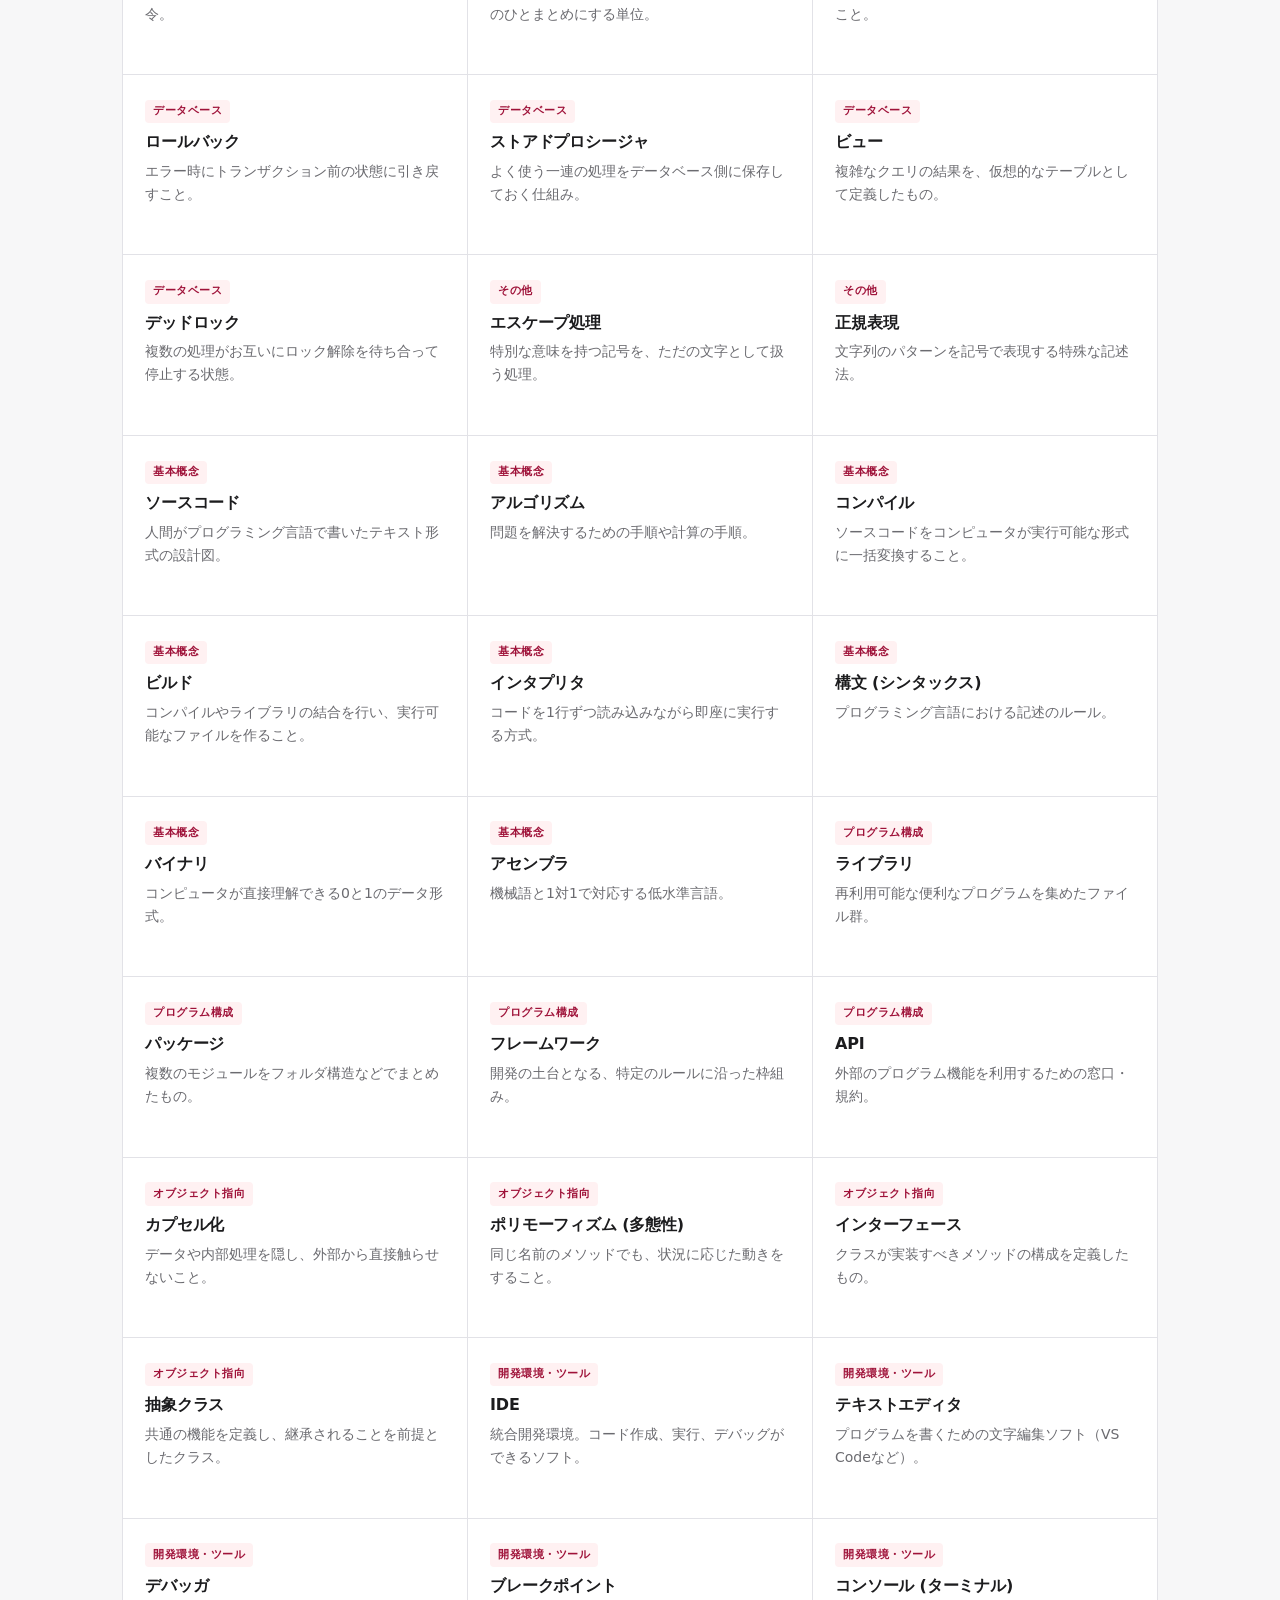
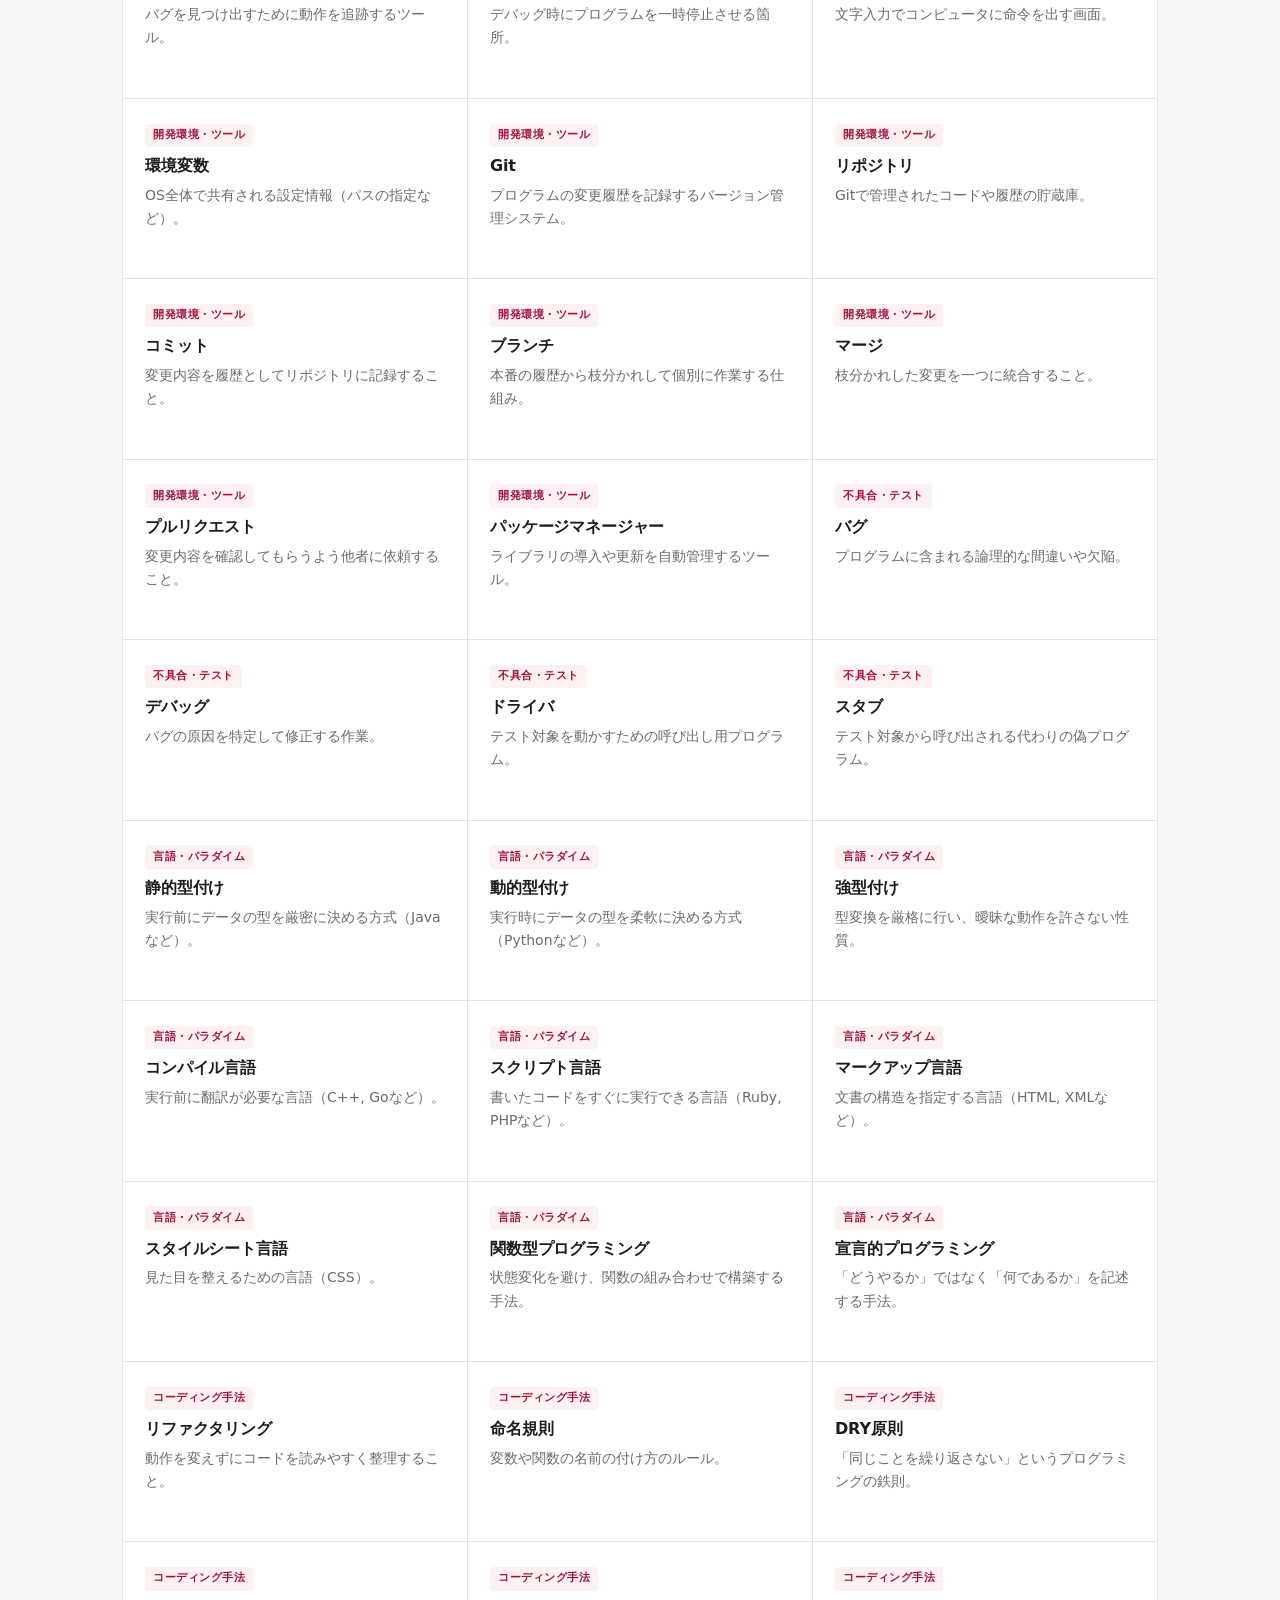
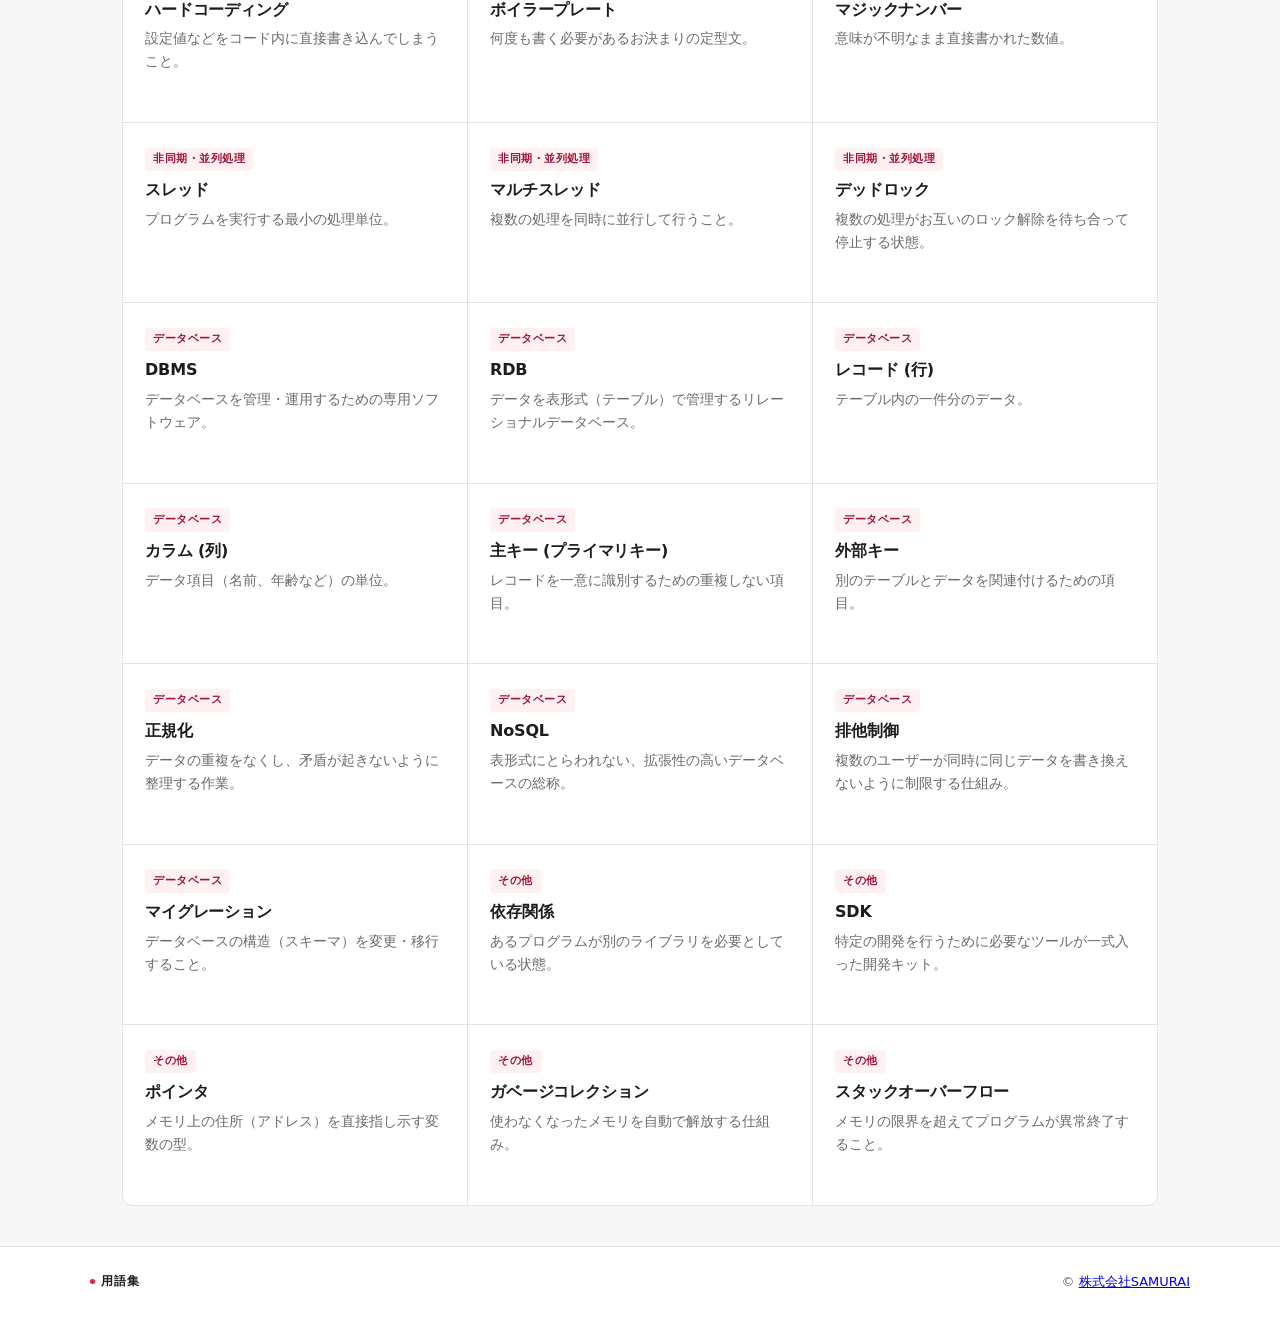
<file: programming.html>
<!DOCTYPE html>
<html lang="ja">
<head>
  <meta charset="UTF-8">
  <meta name="viewport" content="width=device-width, initial-scale=1.0">
  <title>用語集 | プログラミング関連</title>
  <link rel="stylesheet" href="css/style.css">
</head>
<body class="page-programming">
  <header>
    <div class="header-inner">
      <a class="site-title" href="index.html">用語集</a>
      <nav>
        <a href="index.html">トップ</a>
        <a href="webapp.html">Webアプリ</a>
        <a href="it.html">IT用語</a>
        <a href="programming.html" class="active">プログラミング</a>
      </nav>
    </div>
  </header>

  <section class="page-heading">
    <div class="page-heading-inner">
      <div class="page-heading__left">
        <p class="page-heading__kicker">Genre 03 — Programming</p>
        <h1>プログラミング関連用語集</h1>
        <p class="page-heading__sub">基本概念・データ操作・オブジェクト指向・開発ツール・データベース — 120件</p>
      </div>
      <div class="page-heading__search">
        <div class="search-wrap">
          <input type="search" id="search" placeholder="用語を検索...">
        </div>
      </div>
    </div>
  </section>

  <main>
    <div id="filter-buttons"></div>

    <div class="result-bar">
      <span id="result-count"></span>
    </div>

    <div id="card-grid"></div>
  </main>

  <footer>
    <div class="footer-inner">
      <span class="footer-brand">用語集</span>
      <p>&copy; <a href="https://www.sejuku.net/corp/" target="_blank" rel="noopener noreferrer">株式会社SAMURAI</a></p>
    </div>
  </footer>

  <script src="data/programming-data.js"></script>
  <script>const GLOSSARY_DATA = PROGRAMMING_DATA;</script>
  <script src="js/glossary.js"></script>
</body>
</html>
</file>
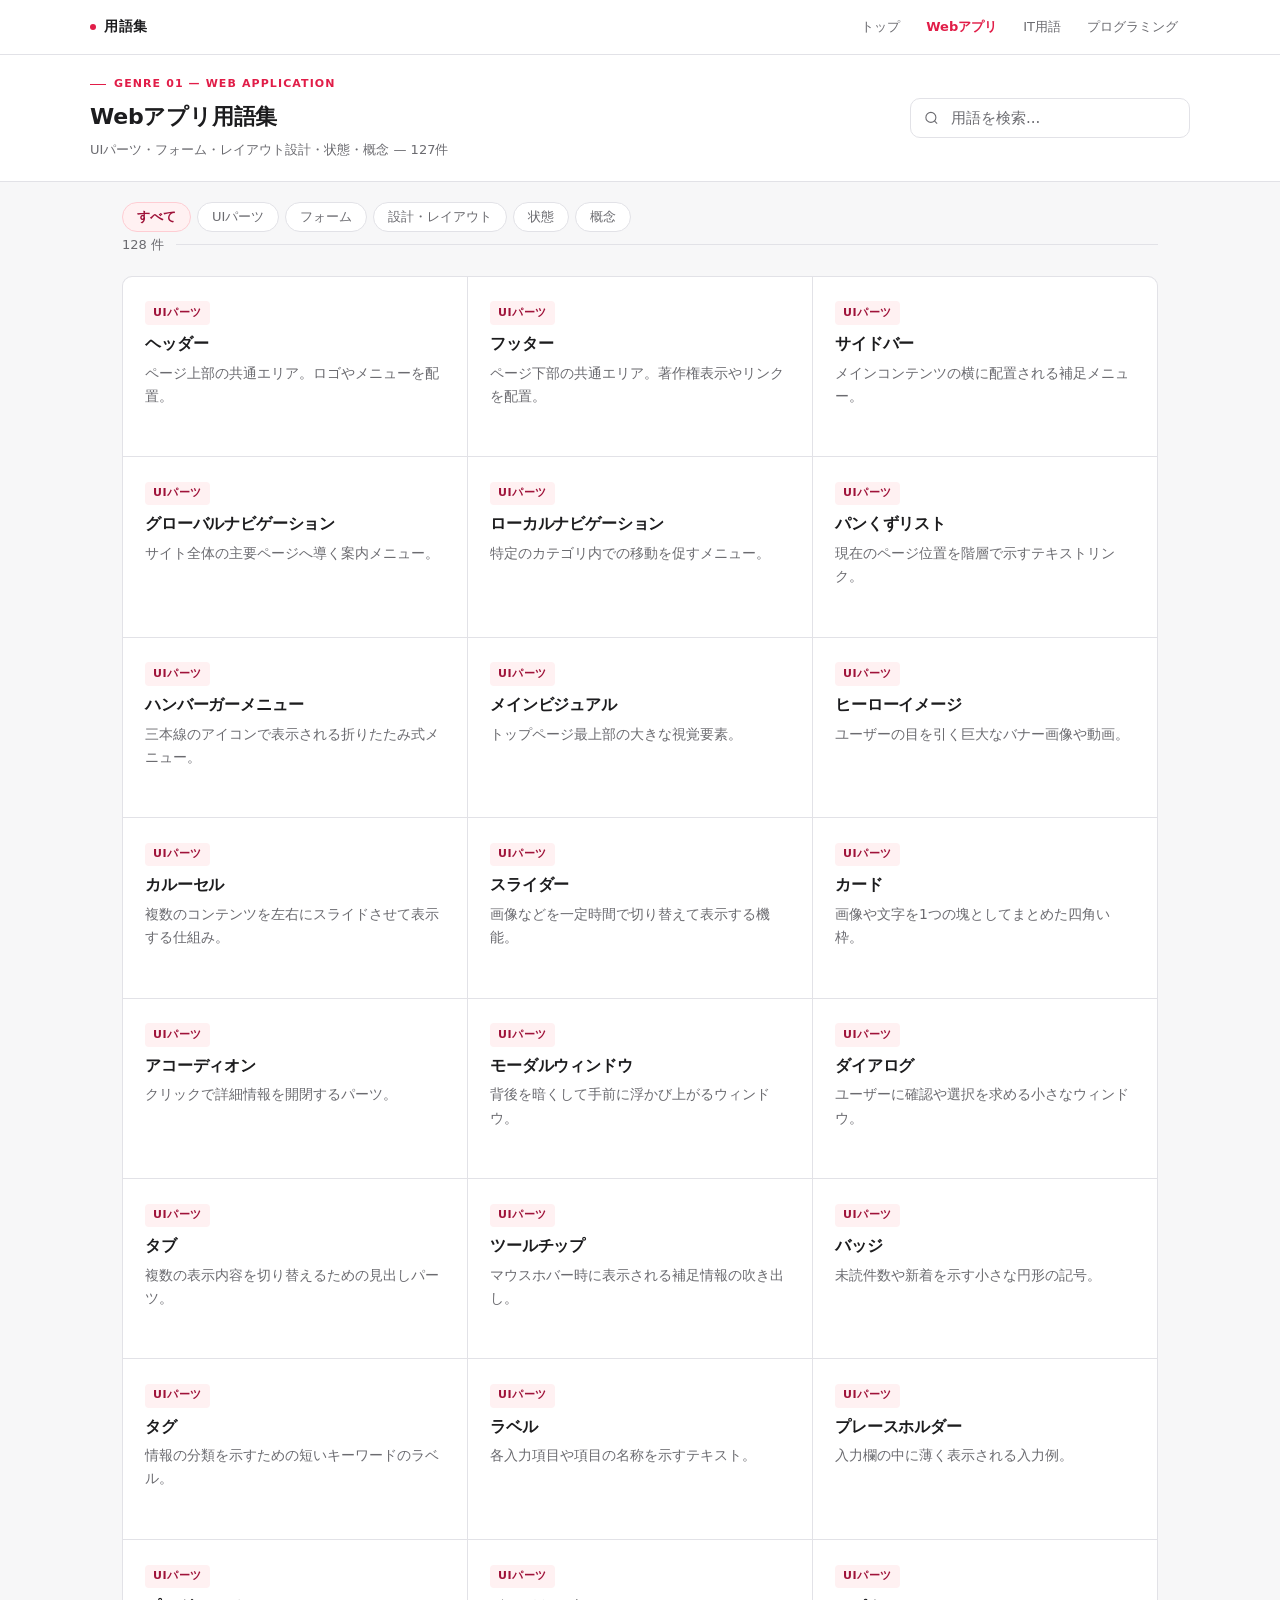
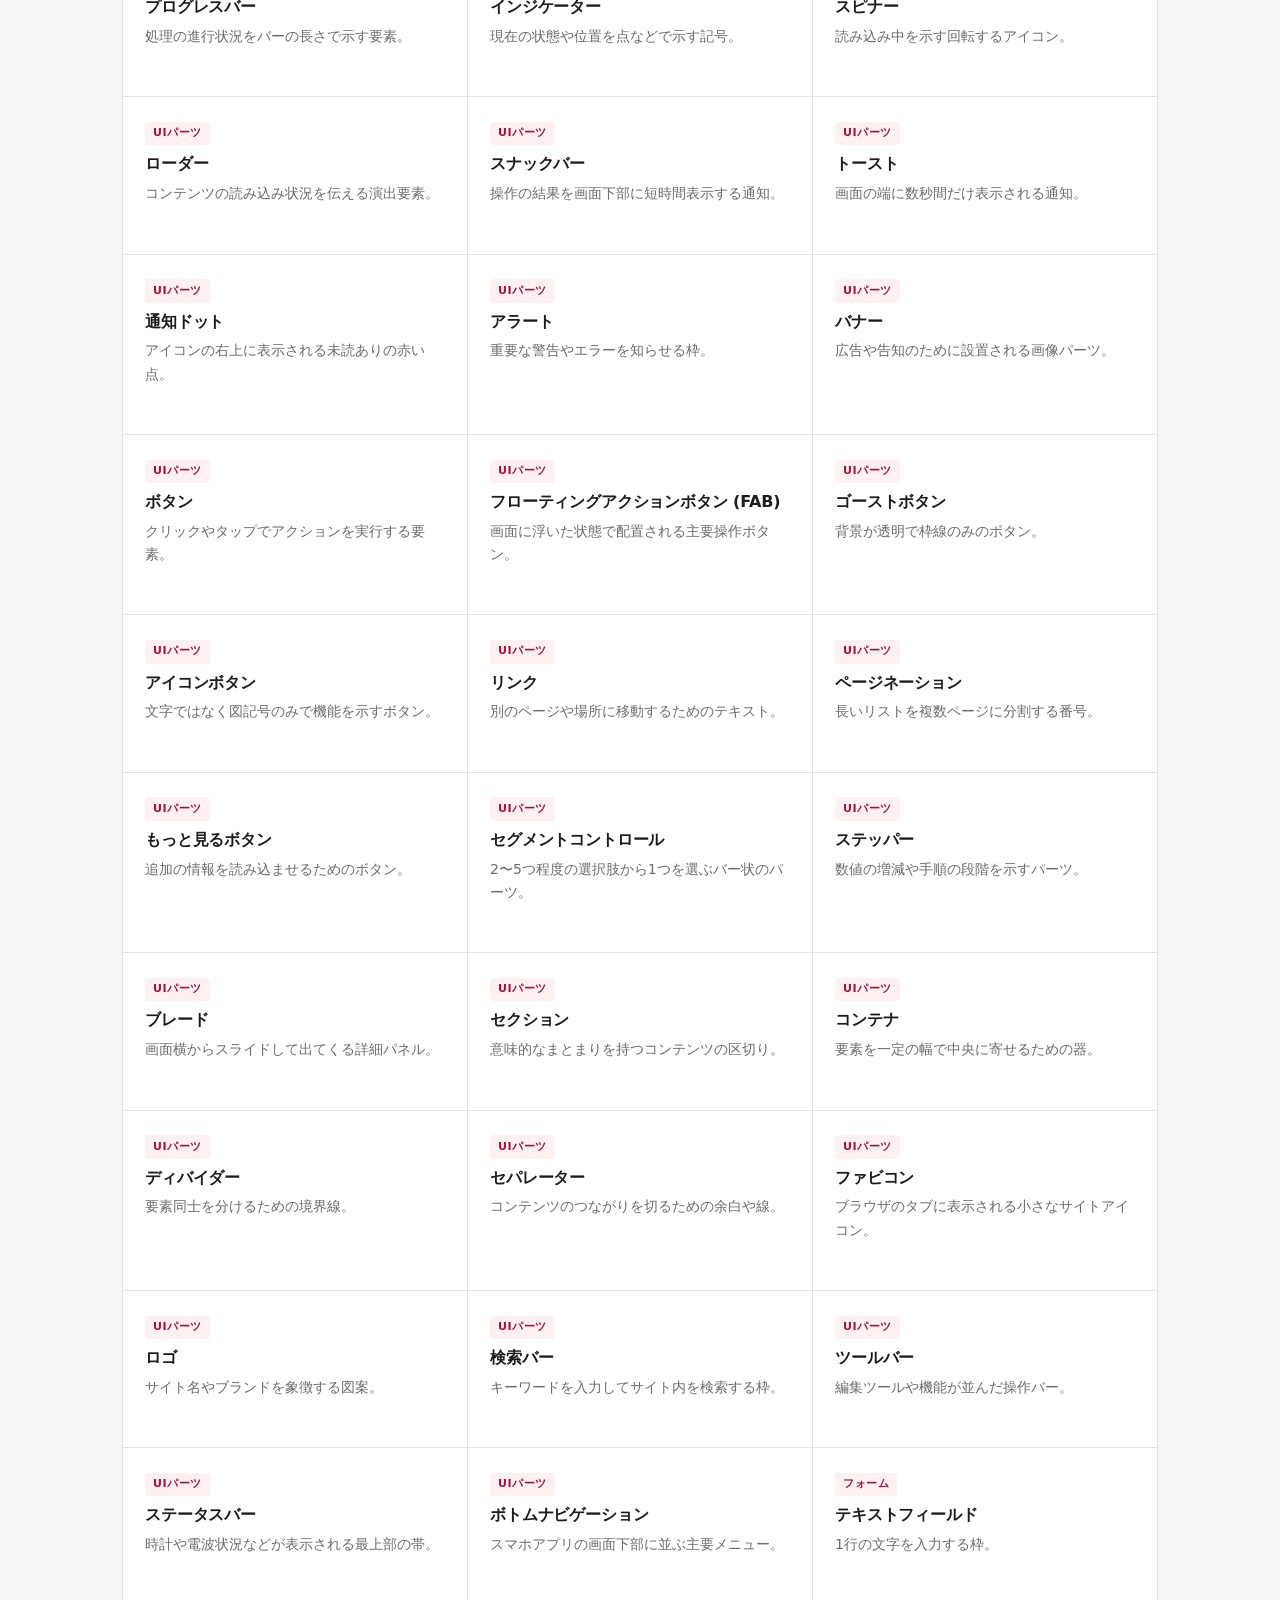
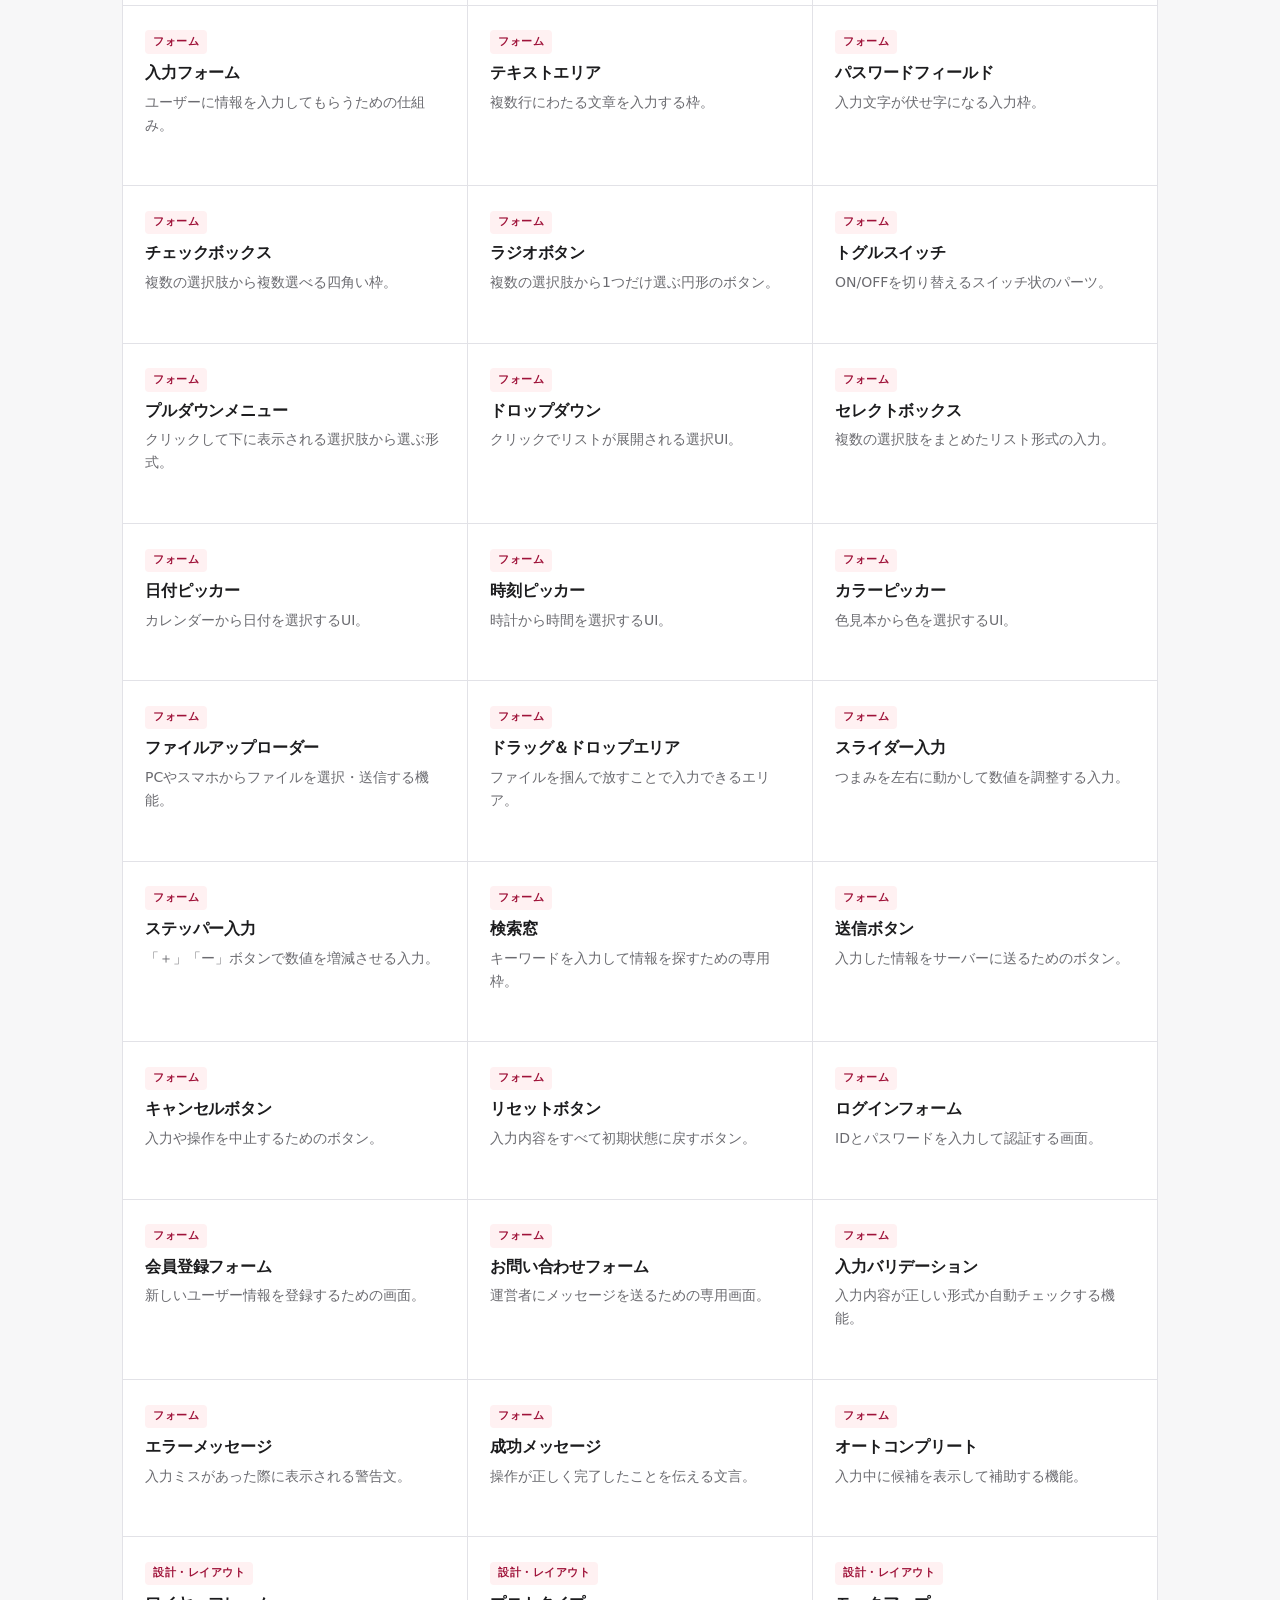
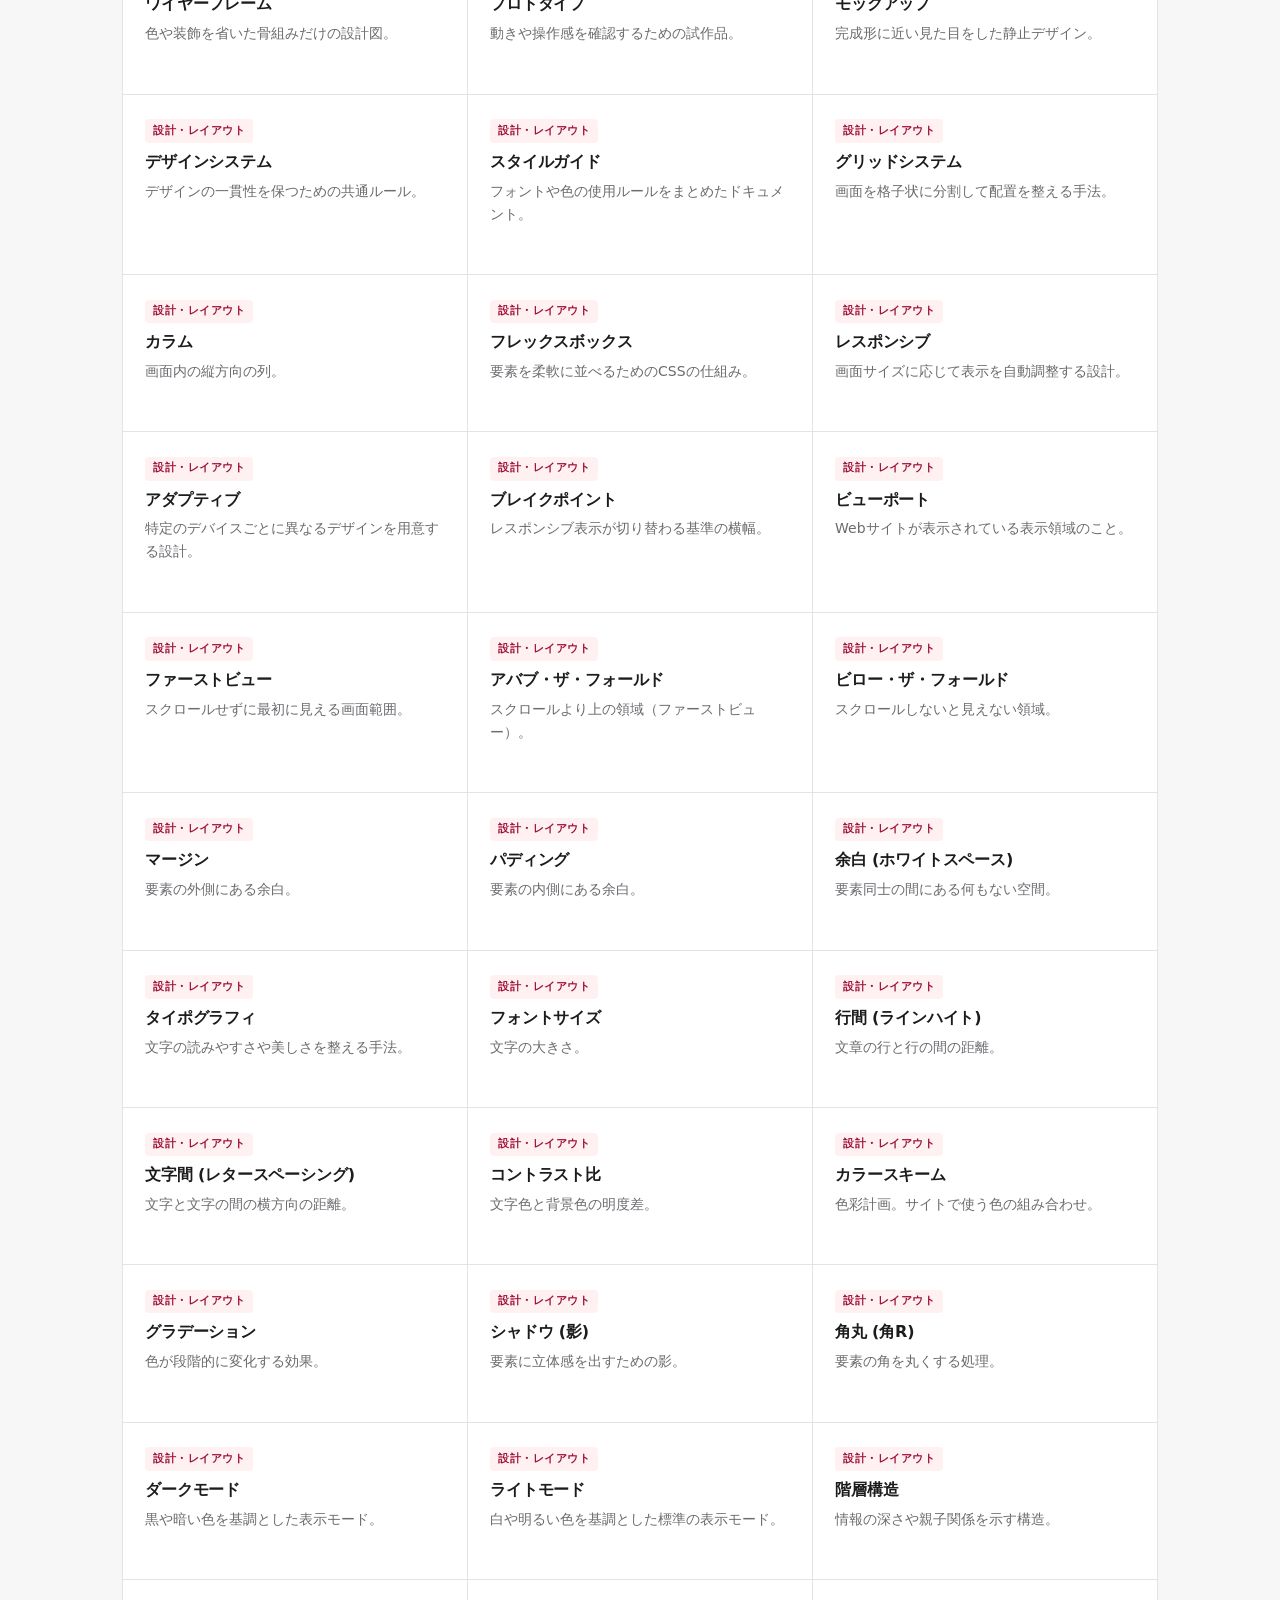
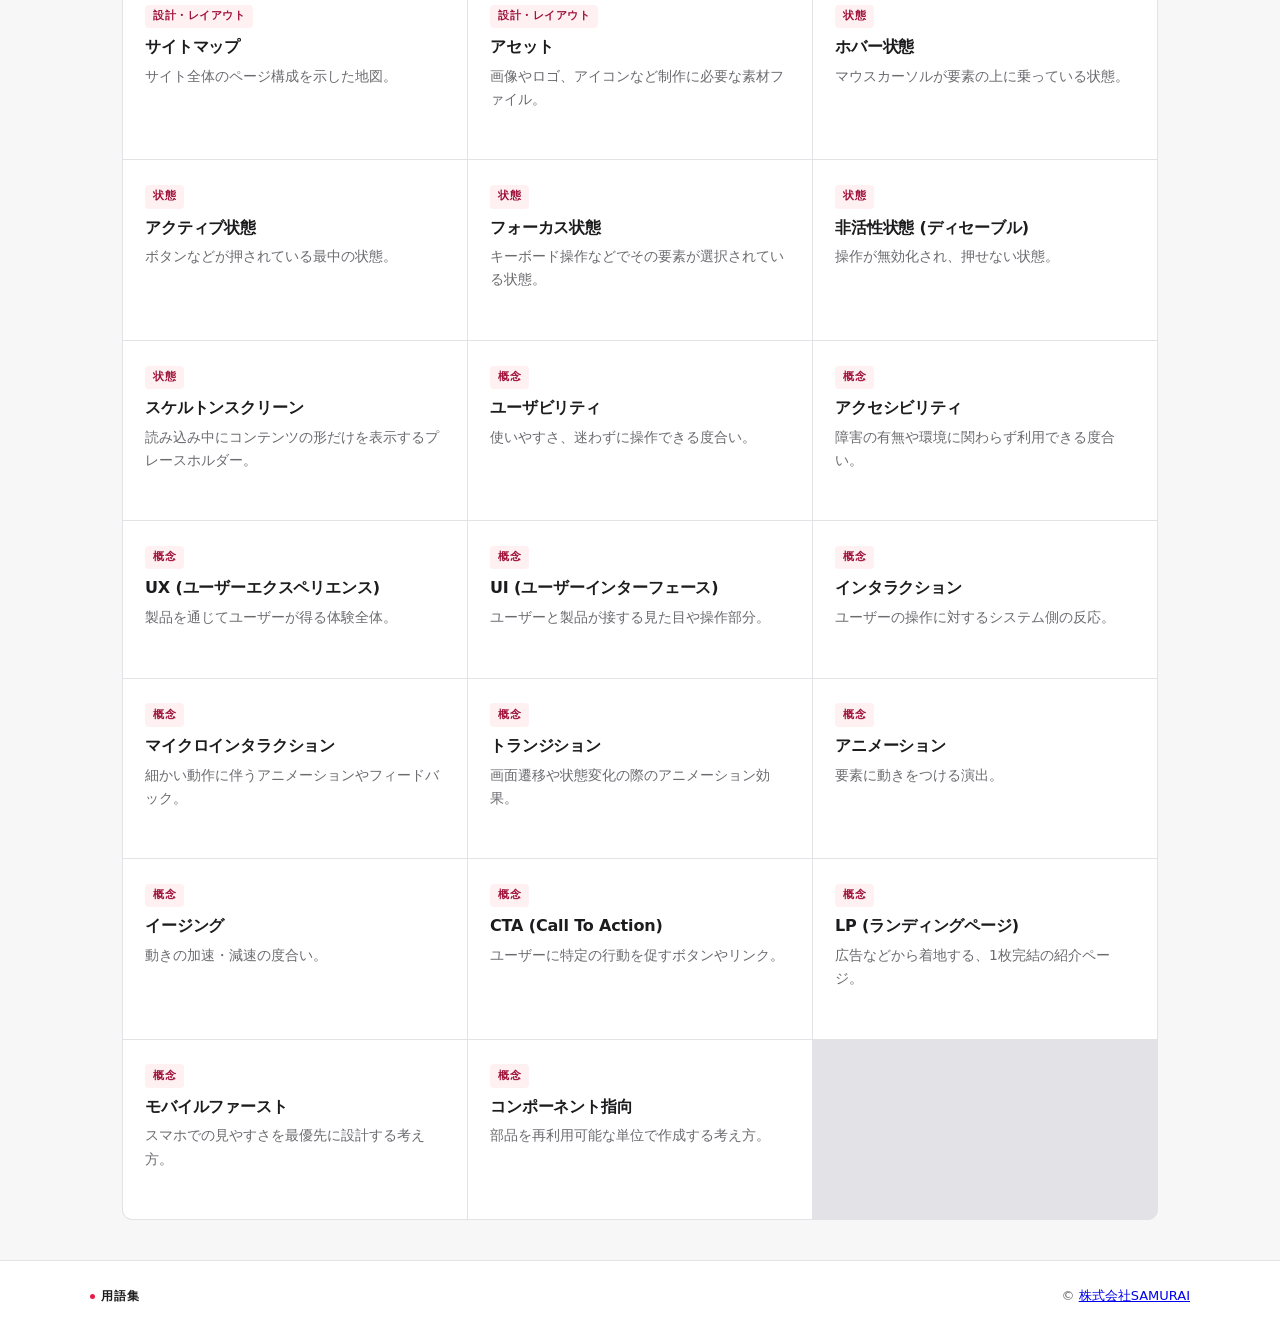
<file: webapp.html>
<!DOCTYPE html>
<html lang="ja">
<head>
  <meta charset="UTF-8">
  <meta name="viewport" content="width=device-width, initial-scale=1.0">
  <title>用語集 | Webアプリ</title>
  <link rel="stylesheet" href="css/style.css">
</head>
<body class="page-webapp">
  <header>
    <div class="header-inner">
      <a class="site-title" href="index.html">用語集</a>
      <nav>
        <a href="index.html">トップ</a>
        <a href="webapp.html" class="active">Webアプリ</a>
        <a href="it.html">IT用語</a>
        <a href="programming.html">プログラミング</a>
      </nav>
    </div>
  </header>

  <section class="page-heading">
    <div class="page-heading-inner">
      <div class="page-heading__left">
        <p class="page-heading__kicker">Genre 01 — Web Application</p>
        <h1>Webアプリ用語集</h1>
        <p class="page-heading__sub">UIパーツ・フォーム・レイアウト設計・状態・概念 — 127件</p>
      </div>
      <div class="page-heading__search">
        <div class="search-wrap">
          <input type="search" id="search" placeholder="用語を検索...">
        </div>
      </div>
    </div>
  </section>

  <main>
    <div id="filter-buttons"></div>

    <div class="result-bar">
      <span id="result-count"></span>
    </div>

    <div id="card-grid"></div>
  </main>

  <footer>
    <div class="footer-inner">
      <span class="footer-brand">用語集</span>
      <p>&copy; <a href="https://www.sejuku.net/corp/" target="_blank" rel="noopener noreferrer">株式会社SAMURAI</a></p>
    </div>
  </footer>

  <script src="data/webapp-data.js"></script>
  <script>const GLOSSARY_DATA = WEBAPP_DATA;</script>
  <script src="js/glossary.js"></script>
</body>
</html>
</file>
<file: css/style.css>
/* ============================================================
   Design Tokens
   ============================================================ */
:root {
  --red:       #e11d48;
  --red-dark:  #9f1239;
  --red-light: #fff1f2;
  --red-mid:   #fecdd3;

  --ink:       #1c1c1e;
  --ink-2:     #3a3a3c;
  --muted:     #6b6b70;
  --border:    #e2e2e7;
  --bg:        #f7f7f8;
  --surface:   #ffffff;

  --radius:    10px;
  --transition: 0.18s ease;
}

/* ============================================================
   Reset & Base
   ============================================================ */
*, *::before, *::after { box-sizing: border-box; margin: 0; padding: 0; }

body {
  font-family: "Hiragino Sans", "Hiragino Kaku Gothic ProN", "Noto Sans JP",
               system-ui, -apple-system, sans-serif;
  background: var(--bg);
  color: var(--ink);
  line-height: 1.7;
  min-height: 100vh;
  display: flex;
  flex-direction: column;
  -webkit-font-smoothing: antialiased;
}

/* ============================================================
   Header
   ============================================================ */
header {
  background: var(--surface);
  border-bottom: 1px solid var(--border);
  padding: 0 2rem;
  position: sticky;
  top: 0;
  z-index: 100;
}

.header-inner {
  max-width: 1100px;
  margin: 0 auto;
  display: flex;
  align-items: center;
  gap: 2rem;
  height: 54px;
}

.site-title {
  font-size: 0.875rem;
  font-weight: 600;
  letter-spacing: 0.05em;
  text-transform: uppercase;
  text-decoration: none;
  color: var(--ink);
  white-space: nowrap;
  display: flex;
  align-items: center;
  gap: 0.5rem;
  flex-shrink: 0;
}

.site-title::before {
  content: '';
  display: block;
  width: 6px;
  height: 6px;
  border-radius: 50%;
  background: var(--red);
}

nav {
  display: flex;
  gap: 0.125rem;
  overflow-x: auto;
  scrollbar-width: none;
  margin-left: auto;
}
nav::-webkit-scrollbar { display: none; }

nav a {
  text-decoration: none;
  color: var(--muted);
  font-size: 0.8125rem;
  font-weight: 500;
  padding: 0.375rem 0.75rem;
  border-radius: 6px;
  white-space: nowrap;
  transition: color var(--transition), background var(--transition);
}
nav a:hover { color: var(--ink); background: var(--bg); }
nav a.active { color: var(--red); font-weight: 600; }

/* ============================================================
   Page intro（トップページ）
   ============================================================ */
.page-intro {
  padding: 4rem 2rem 3rem;
  border-bottom: 1px solid var(--border);
  background: var(--surface);
}

.page-intro-inner {
  max-width: 1100px;
  margin: 0 auto;
}

.page-intro__eyebrow {
  display: flex;
  align-items: center;
  gap: 0.75rem;
  font-size: 0.75rem;
  font-weight: 600;
  letter-spacing: 0.1em;
  text-transform: uppercase;
  color: var(--red);
  margin-bottom: 1.125rem;
}

.page-intro__eyebrow::before {
  content: '';
  display: block;
  width: 20px;
  height: 1.5px;
  background: var(--red);
}

.page-intro h1 {
  font-size: clamp(1.5rem, 3.5vw, 2.125rem);
  font-weight: 700;
  letter-spacing: -0.01em;
  line-height: 1.3;
  color: var(--ink);
  margin-bottom: 0.875rem;
}

.page-intro__desc {
  font-size: 0.9375rem;
  color: var(--muted);
  max-width: 480px;
  line-height: 1.75;
  margin-bottom: 1.5rem;
}

/* トップページ横断検索 */
.intro-search {
  margin-bottom: 2rem;
}

.intro-search .search-wrap { display: inline-block; width: 100%; max-width: 480px; }

.intro-search #index-search {
  width: 100%;
  max-width: 480px;
  padding: 0.75rem 1rem 0.75rem 2.75rem;
  font-size: 1rem;
}

.intro-search__hint {
  margin-top: 0.5rem;
  font-size: 0.8125rem;
  color: var(--muted);
}

.page-intro__stats {
  display: flex;
  gap: 2rem;
  flex-wrap: wrap;
  padding-top: 1.75rem;
  border-top: 1px solid var(--border);
}

.stat {
  display: flex;
  flex-direction: column;
  gap: 0.2rem;
}

.stat__num {
  font-size: 1.375rem;
  font-weight: 700;
  color: var(--ink);
  letter-spacing: -0.02em;
  line-height: 1;
}

.stat__label {
  font-size: 0.75rem;
  color: var(--muted);
  letter-spacing: 0.04em;
}

/* ============================================================
   Main
   ============================================================ */
main {
  flex: 1;
  max-width: 1100px;
  margin: 0 auto;
  padding: 1.25rem 2rem 2.5rem;
  width: 100%;
}

/* ============================================================
   Genre cards（トップページ）
   ============================================================ */
.genre-grid {
  display: grid;
  grid-template-columns: repeat(auto-fit, minmax(290px, 1fr));
  gap: 1rem;
}

.genre-card {
  background: var(--surface);
  border: 1px solid var(--border);
  border-top: 3px solid var(--red);
  border-radius: var(--radius);
  padding: 1.625rem 1.875rem;
  text-decoration: none;
  color: var(--ink);
  display: flex;
  flex-direction: column;
  gap: 0;
  box-shadow: 0 1px 4px rgba(0, 0, 0, .06);
  transition: box-shadow var(--transition), transform var(--transition), border-color var(--transition);
}

.genre-card:hover {
  box-shadow: 0 4px 16px rgba(0, 0, 0, .10);
  transform: translateY(-2px);
}

.genre-card__name {
  font-size: 1.1875rem;
  font-weight: 700;
  letter-spacing: -0.01em;
  margin-bottom: 0.75rem;
  color: var(--ink);
}

.genre-card__desc {
  font-size: 0.875rem;
  color: var(--muted);
  line-height: 1.7;
  flex: 1;
  margin-bottom: 1.5rem;
}

.genre-card__footer {
  display: flex;
  align-items: center;
  justify-content: space-between;
}

.genre-card__count {
  font-size: 0.8125rem;
  font-weight: 600;
  color: var(--red);
}

.genre-card__arrow {
  font-size: 0.875rem;
  color: var(--muted);
  transition: color var(--transition), transform var(--transition);
}

.genre-card:hover .genre-card__arrow {
  color: var(--red);
  transform: translateX(4px);
}

.genre-card.active {
  border-color: var(--red);
  border-top-width: 3px;
  background: #fff5f5;
  box-shadow: 0 4px 16px rgba(0, 0, 0, .10);
}

.genre-card.active .genre-card__name {
  color: var(--red);
}

#index-category-buttons {
  display: flex;
  flex-wrap: wrap;
  gap: 0.375rem;
  margin-top: 1.25rem;
  min-height: 0;
}

#index-category-buttons:empty {
  margin-top: 0;
}

#index-results {
  margin-top: 2rem;
}

/* ============================================================
   Page heading（用語集ページ）
   ============================================================ */
.page-heading {
  padding: 1.25rem 2rem 1.25rem;
  border-bottom: 1px solid var(--border);
  background: var(--surface);
}

.page-heading-inner {
  max-width: 1100px;
  margin: 0 auto;
  display: flex;
  align-items: center;
  justify-content: space-between;
  gap: 1.5rem;
  flex-wrap: wrap;
}

.page-heading__search {
  flex-shrink: 0;
}

.page-heading__search .search-wrap { display: block; }

.page-heading__search #search {
  max-width: 280px;
  width: 280px;
}

.page-heading__left {
  display: flex;
  flex-direction: column;
  gap: 0.25rem;
}

.page-heading__kicker {
  font-size: 0.6875rem;
  font-weight: 600;
  letter-spacing: 0.1em;
  text-transform: uppercase;
  color: var(--red);
  display: flex;
  align-items: center;
  gap: 0.5rem;
}

.page-heading__kicker::before {
  content: '';
  display: block;
  width: 16px;
  height: 1.5px;
  background: var(--red);
}

.page-heading h1 {
  font-size: 1.375rem;
  font-weight: 700;
  letter-spacing: -0.01em;
  color: var(--ink);
}

.page-heading__sub {
  font-size: 0.8125rem;
  color: var(--muted);
}

/* ============================================================
   Controls
   ============================================================ */
.controls {
  display: flex;
  flex-direction: column;
  gap: 0.875rem;
  margin-bottom: 1.5rem;
}

.search-wrap { position: relative; }

.search-wrap::before {
  content: '';
  position: absolute;
  left: 0.875rem;
  top: 50%;
  transform: translateY(-50%);
  width: 15px;
  height: 15px;
  background: url("data:image/svg+xml,%3Csvg xmlns='http://www.w3.org/2000/svg' fill='none' stroke='%236b6b70' stroke-width='1.75' viewBox='0 0 24 24'%3E%3Ccircle cx='11' cy='11' r='8'/%3E%3Cpath d='m21 21-4.35-4.35'/%3E%3C/svg%3E") center/contain no-repeat;
  pointer-events: none;
}

#search {
  width: 100%;
  max-width: 420px;
  padding: 0.625rem 1rem 0.625rem 2.5rem;
  border: 1px solid var(--border);
  border-radius: var(--radius);
  font-size: 0.9375rem;
  font-family: inherit;
  background: var(--surface);
  color: var(--ink);
  outline: none;
  transition: border-color var(--transition);
}

#search:focus { border-color: var(--red); }
#search::placeholder { color: var(--muted); }

#filter-buttons {
  display: flex;
  gap: 0.375rem;
  overflow-x: auto;
  padding-bottom: 2px;
  scrollbar-width: none;
}
#filter-buttons::-webkit-scrollbar { display: none; }

.filter-btn {
  padding: 0.3rem 0.875rem;
  border: 1px solid var(--border);
  background: var(--surface);
  border-radius: 100px;
  font-size: 0.8125rem;
  font-weight: 500;
  font-family: inherit;
  color: var(--muted);
  cursor: pointer;
  white-space: nowrap;
  transition: border-color var(--transition), color var(--transition), background var(--transition);
}

.filter-btn:hover { border-color: var(--red); color: var(--red); }

.filter-btn.active {
  background: var(--red-light);
  border-color: var(--red-mid);
  color: var(--red-dark);
  font-weight: 600;
}

/* ============================================================
   Result count
   ============================================================ */
.result-bar {
  display: flex;
  align-items: center;
  gap: 0.75rem;
  margin-bottom: 1.25rem;
}

#result-count {
  font-size: 0.8125rem;
  color: var(--muted);
  white-space: nowrap;
}

.result-bar::after {
  content: '';
  flex: 1;
  height: 1px;
  background: var(--border);
}

/* ============================================================
   Card grid
   ============================================================ */
#card-grid,
#index-result-grid {
  display: grid;
  grid-template-columns: repeat(auto-fill, minmax(270px, 1fr));
  gap: 1px;
  background: var(--border);
  border: 1px solid var(--border);
  border-radius: var(--radius);
  overflow: hidden;
}

/* ============================================================
   Term cards
   ============================================================ */
.card {
  background: var(--surface);
  padding: 1.25rem 1.375rem;
  transition: background var(--transition);
}

.card:hover { background: var(--red-light); }

/* ジャンルラベル（トップページ横断検索結果用） */
.card__genre {
  display: block;
  font-size: 0.6875rem;
  font-weight: 700;
  letter-spacing: 0.08em;
  text-transform: uppercase;
  color: var(--red);
  margin-bottom: 0.25rem;
}

.card__badge {
  display: inline-block;
  font-size: 0.6875rem;
  font-weight: 600;
  letter-spacing: 0.05em;
  padding: 0.15rem 0.5rem;
  border-radius: 4px;
  margin-bottom: 0.5rem;
  background: var(--badge-bg, var(--bg));
  color: var(--badge-color, var(--muted));
}

.card__term {
  font-size: 1rem;
  font-weight: 700;
  letter-spacing: -0.01em;
  line-height: 1.4;
  margin-bottom: 0.4rem;
  color: var(--ink);
}

.card__desc {
  font-size: 0.875rem;
  color: var(--muted);
  line-height: 1.65;
}

/* ============================================================
   Empty state
   ============================================================ */
.empty-state {
  grid-column: 1 / -1;
  text-align: center;
  padding: 4rem 1rem;
  color: var(--muted);
  font-size: 0.9375rem;
  background: var(--surface);
}

/* ============================================================
   Footer
   ============================================================ */
footer {
  border-top: 1px solid var(--border);
  background: var(--surface);
  padding: 1.5rem 2rem;
}

.footer-inner {
  max-width: 1100px;
  margin: 0 auto;
  display: flex;
  align-items: center;
  justify-content: space-between;
  gap: 1rem;
  flex-wrap: wrap;
}

.footer-brand {
  font-size: 0.75rem;
  font-weight: 600;
  letter-spacing: 0.08em;
  text-transform: uppercase;
  color: var(--ink);
  display: flex;
  align-items: center;
  gap: 0.4rem;
}

.footer-brand::before {
  content: '';
  width: 5px;
  height: 5px;
  border-radius: 50%;
  background: var(--red);
}

footer p { font-size: 0.8125rem; color: var(--muted); }

/* ============================================================
   Page color（全ページ統一で赤）
   ============================================================ */
body.page-webapp,
body.page-it,
body.page-programming {
  --badge-bg:    var(--red-light);
  --badge-color: var(--red-dark);
}

/* ============================================================
   Term detail modal
   ============================================================ */
.modal {
  display: none;
  position: fixed;
  inset: 0;
  z-index: 500;
  align-items: center;
  justify-content: center;
  padding: 1.5rem;
}

.modal.is-open {
  display: flex;
}

.modal__overlay {
  position: absolute;
  inset: 0;
  background: rgba(0, 0, 0, 0.45);
  backdrop-filter: blur(2px);
  cursor: pointer;
}

.modal__panel {
  position: relative;
  background: var(--surface);
  border-radius: 14px;
  box-shadow: 0 20px 60px rgba(0, 0, 0, 0.18);
  width: 100%;
  max-width: 560px;
  max-height: 85vh;
  overflow-y: auto;
  padding: 2rem 2rem 1.75rem;
  animation: modal-in 0.22s ease;
}

@keyframes modal-in {
  from { opacity: 0; transform: translateY(12px) scale(0.97); }
  to   { opacity: 1; transform: translateY(0)    scale(1);    }
}

.modal__header {
  margin-bottom: 1rem;
}

.modal__badge {
  display: inline-block;
  font-size: 0.6875rem;
  font-weight: 600;
  letter-spacing: 0.05em;
  padding: 0.15rem 0.5rem;
  border-radius: 4px;
  margin-bottom: 0.625rem;
  background: var(--red-light);
  color: var(--red-dark);
}

.modal__term {
  font-size: 1.375rem;
  font-weight: 700;
  letter-spacing: -0.01em;
  line-height: 1.3;
  color: var(--ink);
}

.modal__desc {
  font-size: 0.875rem;
  color: var(--muted);
  line-height: 1.7;
  padding-bottom: 1rem;
  border-bottom: 1px solid var(--border);
  margin-bottom: 1rem;
}

.modal__detail-label {
  font-size: 0.6875rem;
  font-weight: 700;
  letter-spacing: 0.08em;
  text-transform: uppercase;
  color: var(--red);
  margin-bottom: 0.5rem;
  display: flex;
  align-items: center;
  gap: 0.4rem;
}

.modal__detail-label::before {
  content: '';
  display: block;
  width: 14px;
  height: 1.5px;
  background: var(--red);
}

.modal__detail {
  font-size: 0.9375rem;
  color: var(--ink-2);
  line-height: 1.8;
}

.modal__code-block {
  margin-top: 1.25rem;
  border-radius: 8px;
  overflow: hidden;
  border: 1px solid #334155;
}

.modal__code-header {
  display: flex;
  align-items: center;
  justify-content: space-between;
  padding: 0.45rem 0.875rem;
  background: #1e293b;
}

.modal__code-label {
  font-size: 0.6875rem;
  font-weight: 700;
  letter-spacing: 0.08em;
  text-transform: uppercase;
  color: #94a3b8;
}

.modal__code-copy {
  font-size: 0.75rem;
  font-weight: 600;
  color: #94a3b8;
  background: transparent;
  border: 1px solid #475569;
  border-radius: 4px;
  padding: 0.15rem 0.55rem;
  cursor: pointer;
  transition: background var(--transition), color var(--transition), border-color var(--transition);
  white-space: nowrap;
}

.modal__code-copy:hover {
  background: #334155;
  color: #e2e8f0;
  border-color: #64748b;
}

.modal__code-pre {
  margin: 0;
  padding: 1rem 1.125rem;
  background: #0f172a;
  overflow-x: auto;
}

.modal__code-pre code {
  font-family: 'SFMono-Regular', Consolas, 'Liberation Mono', Menlo, monospace;
  font-size: 0.8125rem;
  line-height: 1.7;
  color: #e2e8f0;
  white-space: pre;
}

.modal__ai-block {
  margin-top: 1.25rem;
  padding: 1rem 1.125rem;
  background: #f0fdf4;
  border: 1px solid #bbf7d0;
  border-radius: 8px;
  position: relative;
}

.modal__ai-label {
  font-size: 0.6875rem;
  font-weight: 700;
  letter-spacing: 0.08em;
  text-transform: uppercase;
  color: #16a34a;
  margin-bottom: 0.5rem;
  display: flex;
  align-items: center;
  gap: 0.4rem;
}

.modal__ai-label::before {
  content: '';
  display: block;
  width: 14px;
  height: 1.5px;
  background: #16a34a;
}

.modal__ai-prompt {
  font-size: 0.875rem;
  color: #166534;
  line-height: 1.75;
  padding-right: 5rem;
}

.modal__ai-copy {
  position: absolute;
  top: 0.875rem;
  right: 0.875rem;
  font-size: 0.75rem;
  font-weight: 600;
  color: #16a34a;
  background: #ffffff;
  border: 1px solid #86efac;
  border-radius: 4px;
  padding: 0.2rem 0.65rem;
  cursor: pointer;
  transition: background var(--transition), color var(--transition);
  white-space: nowrap;
}

.modal__ai-copy:hover {
  background: #16a34a;
  color: #ffffff;
}

.modal__close {
  position: absolute;
  top: 1rem;
  right: 1rem;
  width: 32px;
  height: 32px;
  border: none;
  background: var(--bg);
  border-radius: 50%;
  cursor: pointer;
  font-size: 0.875rem;
  color: var(--muted);
  display: flex;
  align-items: center;
  justify-content: center;
  transition: background var(--transition), color var(--transition);
  line-height: 1;
  padding: 0;
}

.modal__close:hover {
  background: var(--red-light);
  color: var(--red);
}

/* card clickable hint */
.card.has-detail {
  cursor: pointer;
}

.card.has-detail::after {
  content: '詳細 →';
  display: block;
  margin-top: 0.5rem;
  font-size: 0.75rem;
  color: var(--red);
  font-weight: 600;
  letter-spacing: 0.03em;
  opacity: 0;
  transition: opacity var(--transition);
}

.card.has-detail:hover::after {
  opacity: 1;
}

/* ============================================================
   Responsive
   ============================================================ */
@media (max-width: 768px) {
  .page-intro { padding: 2.5rem 1.25rem 2rem; }
  main { padding: 1rem 1.25rem 2rem; }
  .page-heading { padding: 1rem 1.25rem; }
}

@media (max-width: 768px) {
  .page-heading__search { width: 100%; }
  .page-heading__search #search { width: 100%; max-width: 100%; }
}

@media (max-width: 600px) {
  header { padding: 0 1.25rem; }
  .genre-grid { grid-template-columns: 1fr; }
  #card-grid,
  #index-result-grid { grid-template-columns: 1fr; }
  .footer-inner { flex-direction: column; gap: 0.5rem; }
}
</file>
